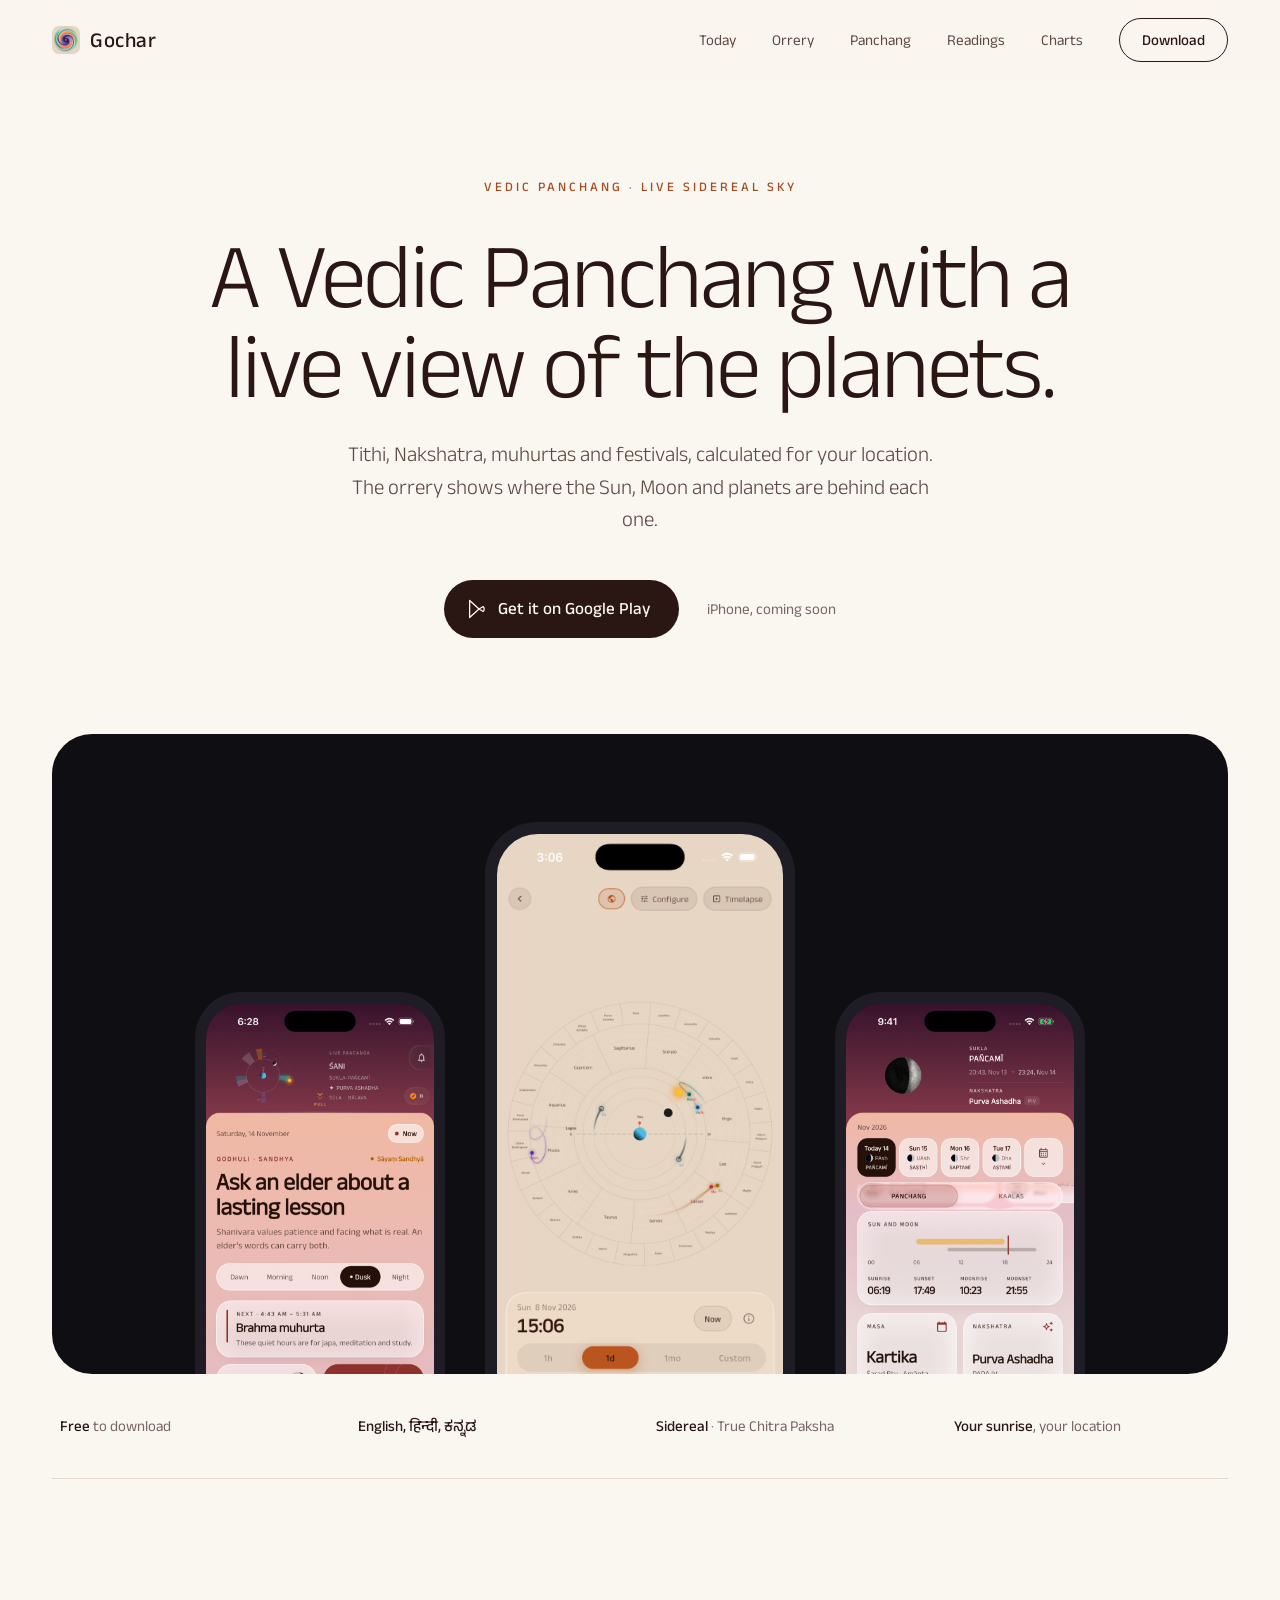
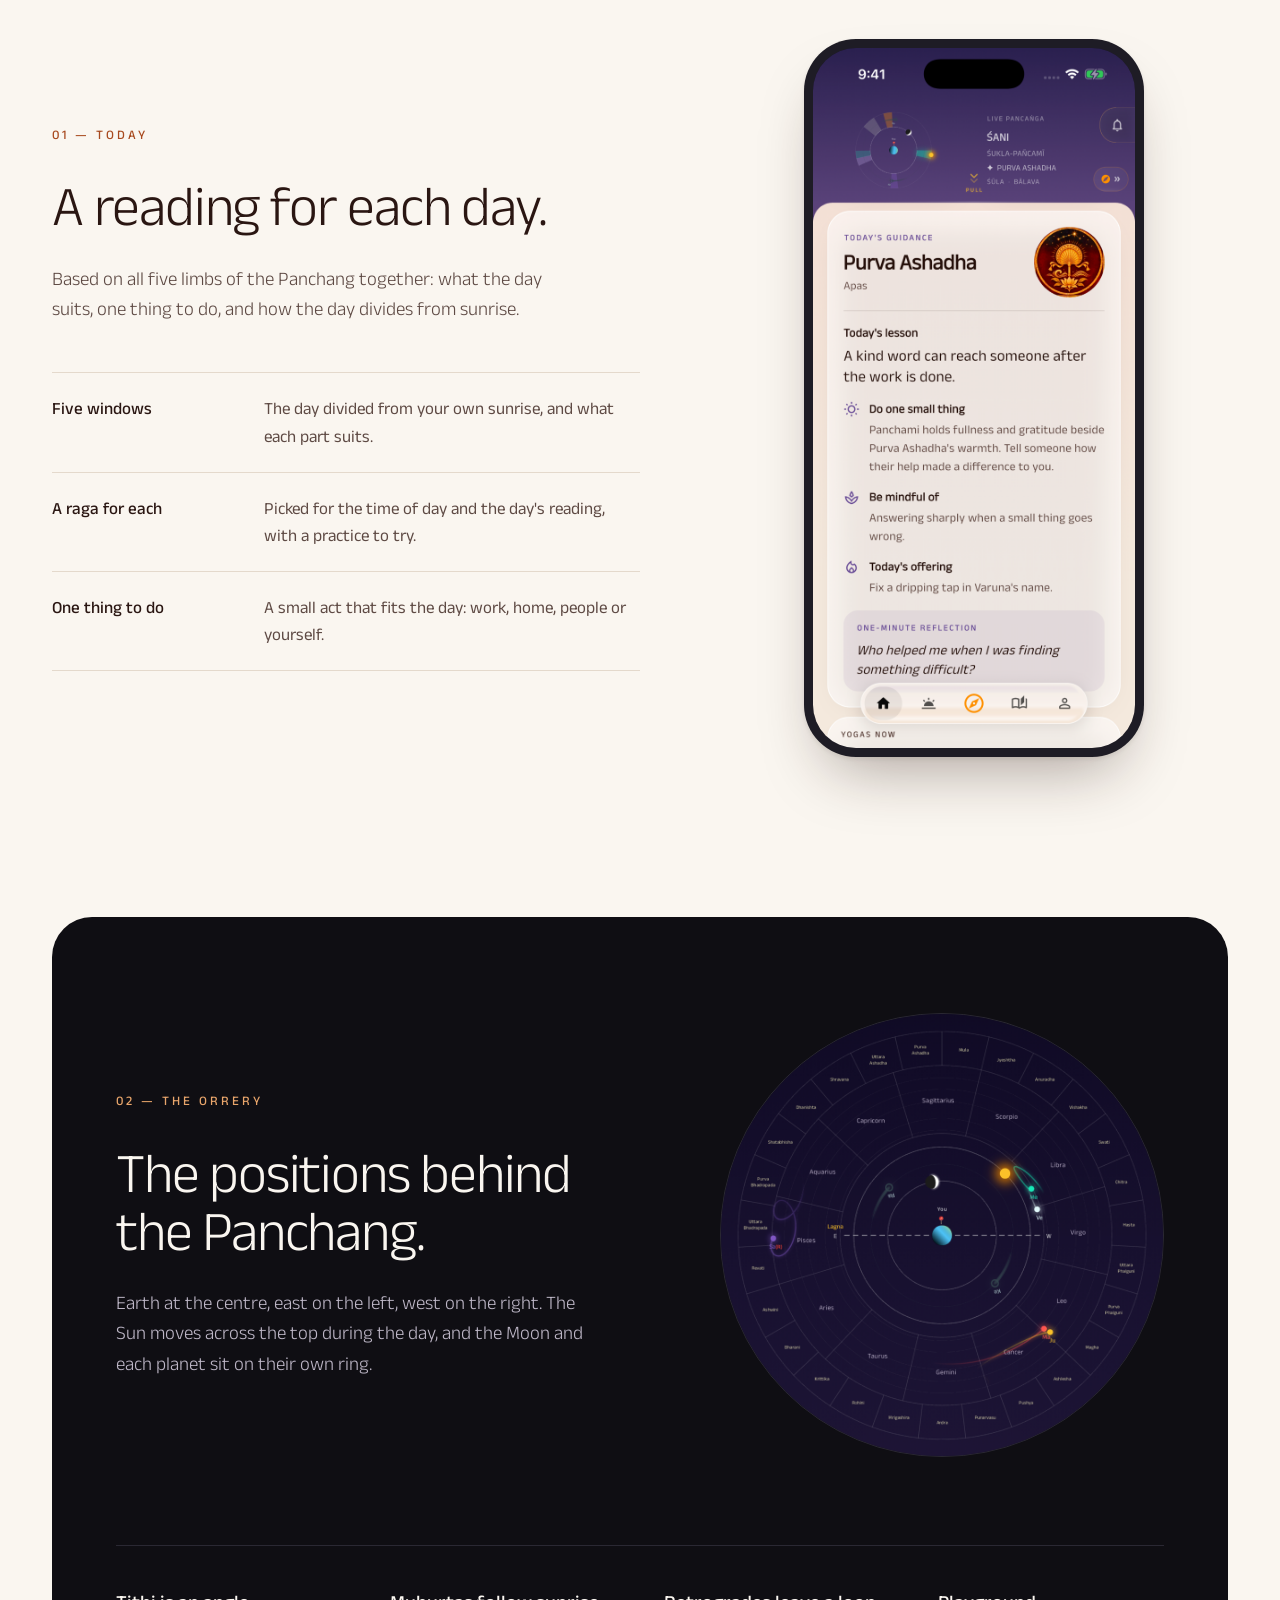
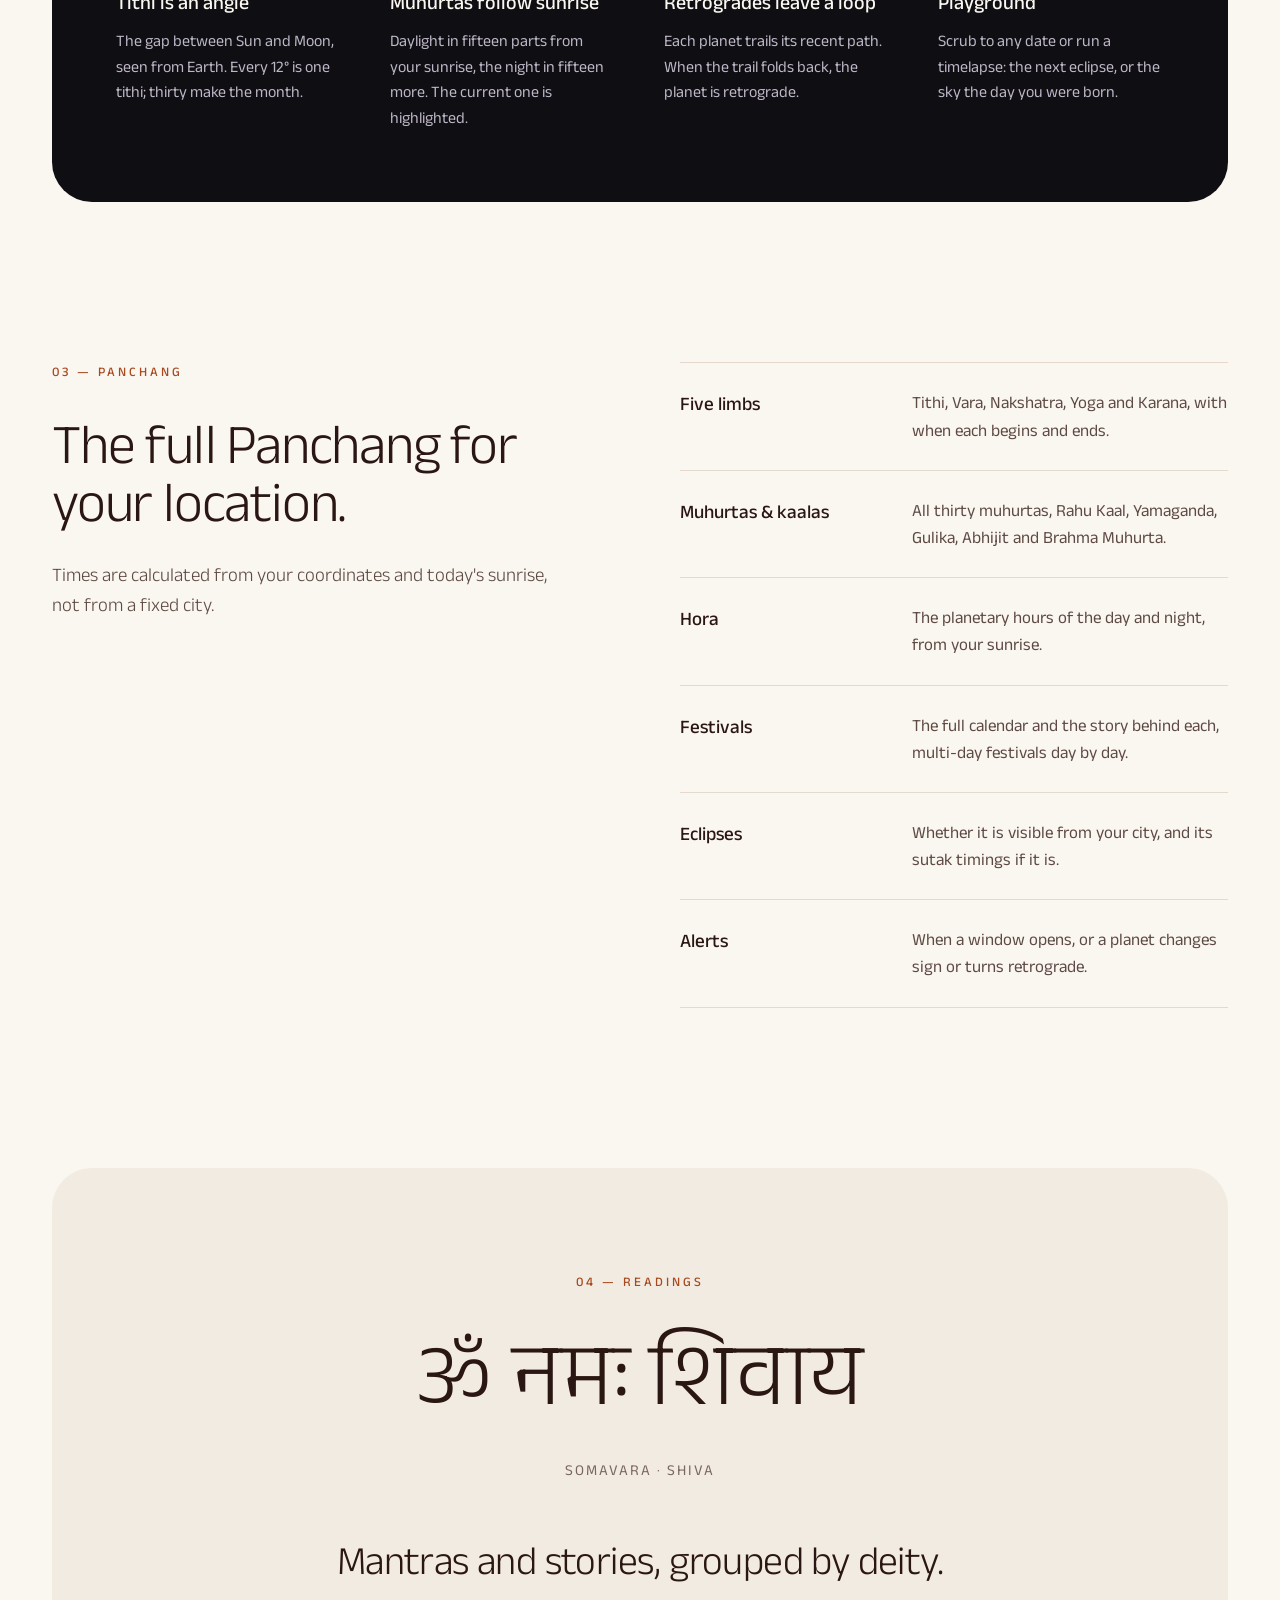
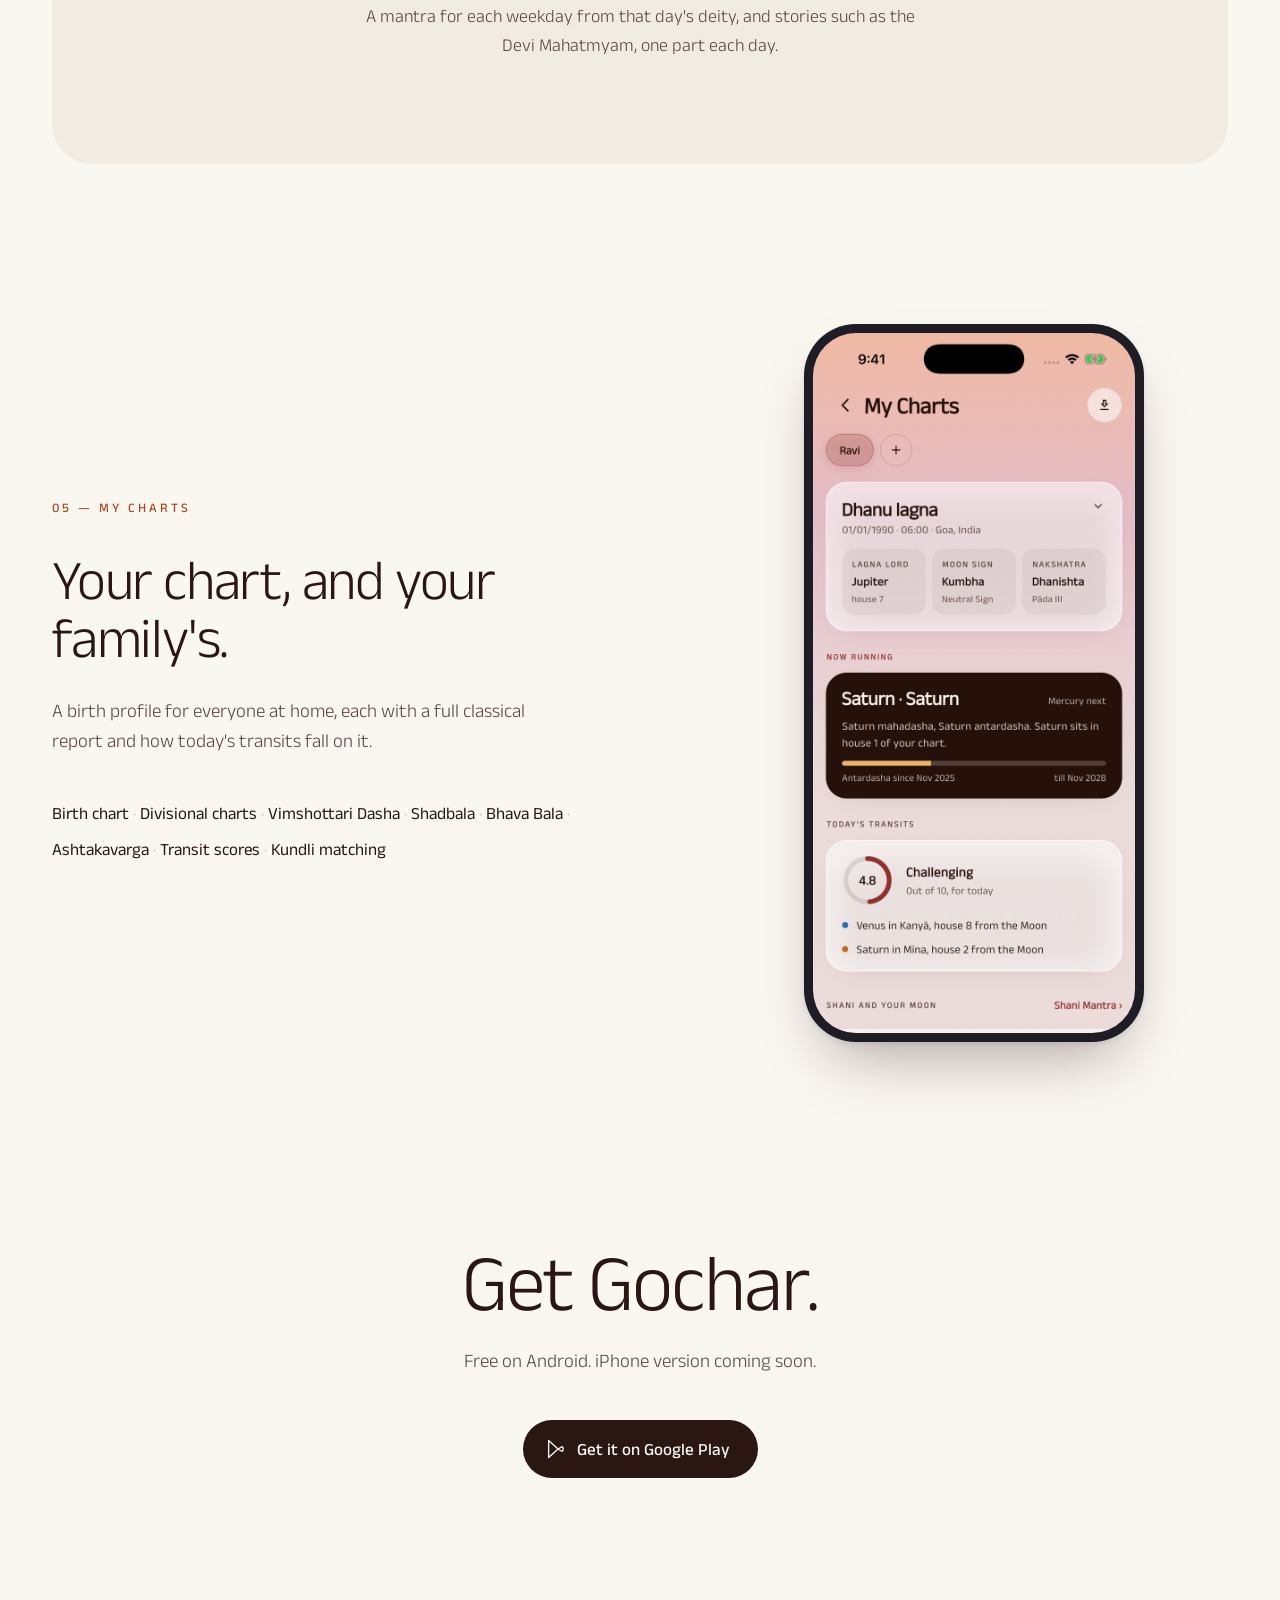
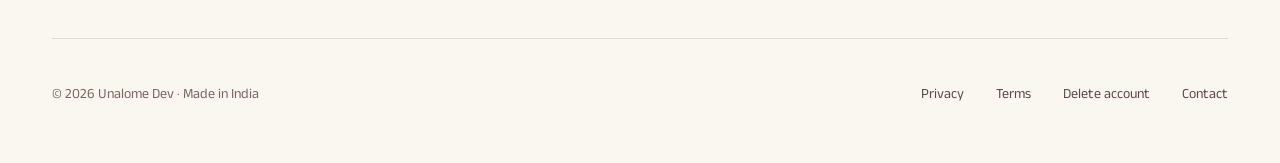
<file: index.html>
<!DOCTYPE html>
<html lang="en">
<head>
  <meta charset="UTF-8" />
  <meta name="viewport" content="width=device-width, initial-scale=1.0" />
  <title>Gochar: Panchang &amp; Kundli app — Tithi, Rahu Kaal, Muhurat</title>
  <meta name="description" content="Daily Panchang for your location: Tithi, Nakshatra, Yoga, Karana, Rahu Kaal, muhurtas, festivals and eclipses, plus birth charts and Kundli matching. Free on Android in English, Hindi and Kannada." />
  <link rel="canonical" href="https://gocharapp.com/" />
  <meta property="og:title" content="Gochar: Panchang &amp; Kundli" />
  <meta property="og:description" content="Tithi, Nakshatra, Rahu Kaal, muhurtas and festivals for your location, with a live view of the Sun, Moon and planets. Free on Android." />
  <meta property="og:type" content="website" />
  <meta property="og:url" content="https://gocharapp.com/" />
  <meta property="og:image" content="https://gocharapp.com/assets/og-image.png" />
  <meta property="og:image:width" content="1200" />
  <meta property="og:image:height" content="630" />
  <meta name="twitter:card" content="summary_large_image" />
  <script type="application/ld+json">
  {
    "@context": "https://schema.org",
    "@type": "MobileApplication",
    "name": "Gochar: Panchang & Kundli",
    "operatingSystem": "Android",
    "applicationCategory": "LifestyleApplication",
    "url": "https://gocharapp.com/",
    "downloadUrl": "https://play.google.com/store/apps/details?id=app.gochar.orrery",
    "installUrl": "https://play.google.com/store/apps/details?id=app.gochar.orrery",
    "inLanguage": ["en", "hi", "kn"],
    "image": "https://gocharapp.com/assets/og-image.png",
    "offers": { "@type": "Offer", "price": "0", "priceCurrency": "INR" },
    "publisher": { "@type": "Organization", "name": "Unalome Dev", "email": "unalome.dev@gmail.com" }
  }
  </script>
  <meta name="theme-color" content="#FAF6F0" />
  <link rel="icon" type="image/png" href="assets/logo/icon-64.png" />
  <link rel="apple-touch-icon" href="assets/logo/icon-180.png" />
  <link rel="preconnect" href="https://fonts.googleapis.com" />
  <link rel="preconnect" href="https://fonts.gstatic.com" crossorigin />
  <link href="https://fonts.googleapis.com/css2?family=Anek+Latin:wght@300;400;500;600&family=Anek+Devanagari:wght@300;400;500&family=Anek+Kannada:wght@400;500&display=swap" rel="stylesheet" />
  <link rel="stylesheet" href="style.css" />
</head>
<body>

  <header class="nav">
    <nav class="wrap nav__inner" aria-label="Main">
      <a href="/" class="nav__logo">
        <img src="assets/logo/icon-64.png" alt="" width="28" height="28" />
        Gochar
      </a>
      <div class="nav__links">
        <a class="nav__link" href="#today">Today</a>
        <a class="nav__link" href="#sky">Orrery</a>
        <a class="nav__link" href="#panchang">Panchang</a>
        <a class="nav__link" href="#readings">Readings</a>
        <a class="nav__link" href="#charts">Charts</a>
        <a class="btn btn--outline" href="https://play.google.com/store/apps/details?id=app.gochar.orrery">Download</a>
      </div>
    </nav>
  </header>

  <main>

    <!-- Hero -->
    <section class="hero wrap" aria-labelledby="hero-title">
      <p class="eyebrow" data-reveal>Vedic Panchang · Live sidereal sky</p>
      <h1 class="hero__title" id="hero-title" data-reveal>A Vedic Panchang with a live view of the planets.</h1>
      <p class="hero__sub" data-reveal>Tithi, Nakshatra, muhurtas and festivals, calculated for your location. The orrery shows where the Sun, Moon and planets are behind each one.</p>
      <div class="hero__actions" data-reveal>
        <a class="btn" href="https://play.google.com/store/apps/details?id=app.gochar.orrery">
          <svg width="18" height="20" viewBox="0 0 22 24" aria-hidden="true"><path d="M2 1.5 L13.5 12 L2 22.5 Z" fill="none" stroke="currentColor" stroke-width="1.6" stroke-linejoin="round"/><path d="M13.5 12 L18.5 9 C20.2 10 20.2 14 18.5 15 Z" fill="none" stroke="currentColor" stroke-width="1.6" stroke-linejoin="round"/></svg>
          Get it on Google Play
        </a>
        <span class="store-note">iPhone, coming soon</span>
      </div>
    </section>

    <!-- App screens -->
    <section class="stage wrap" aria-label="App screens">
      <div class="stage__panel" data-reveal>
        <video class="stage__video" autoplay muted loop playsinline preload="auto" aria-hidden="true" tabindex="-1">
          <source src="assets/video/orrery-timelapse.mp4" type="video/mp4" />
        </video>
        <div class="device device--side">
          <div class="device__screen">
            <div class="shot"><span class="shot__label">Today</span><img src="assets/screenshots/web/today.png" alt="The Today screen" loading="lazy" /></div>
          </div>
        </div>
        <div class="device device--lead">
          <div class="device__screen">
            <div class="shot"><span class="shot__label">Orrery</span><img src="assets/screenshots/web/orrery.png" alt="The orrery: Earth at the centre with the Sun, Moon and planets around it" /></div>
          </div>
        </div>
        <div class="device device--side">
          <div class="device__screen">
            <div class="shot"><span class="shot__label">Panchang</span><img src="assets/screenshots/web/panchang-day.png" alt="The day's Panchang" loading="lazy" /></div>
          </div>
        </div>
      </div>
      <div class="facts">
        <p><strong>Free</strong> to download</p>
        <p><strong>English, हिन्दी, ಕನ್ನಡ</strong></p>
        <p><strong>Sidereal</strong> · True Chitra Paksha</p>
        <p><strong>Your sunrise</strong>, your location</p>
      </div>
    </section>

    <!-- 01 Today -->
    <section class="section wrap" id="today" aria-labelledby="today-title">
      <div class="split">
        <div class="split__text" data-reveal>
          <p class="eyebrow">01 — Today</p>
          <h2 class="display" id="today-title">A reading for each day.</h2>
          <p class="lede">Based on all five limbs of the Panchang together: what the day suits, one thing to do, and how the day divides from sunrise.</p>
          <ul class="rows">
            <li><span class="rows__name">Five windows</span><span class="rows__desc">The day divided from your own sunrise, and what each part suits.</span></li>
            <li><span class="rows__name">A raga for each</span><span class="rows__desc">Picked for the time of day and the day's reading, with a practice to try.</span></li>
            <li><span class="rows__name">One thing to do</span><span class="rows__desc">A small act that fits the day: work, home, people or yourself.</span></li>
          </ul>
        </div>
        <div class="split__media" data-reveal>
          <div class="phone">
            <div class="shot"><span class="shot__label">Day reading</span><img src="assets/screenshots/web/day-quality.png" alt="The day's reading, with its five windows and ragas" loading="lazy" /></div>
          </div>
        </div>
      </div>
    </section>

    <!-- 02 Orrery -->
    <section class="section wrap" id="sky" aria-labelledby="sky-title">
      <div class="night" data-reveal>
        <div class="split">
          <div class="split__text">
            <p class="eyebrow">02 — The orrery</p>
            <h2 class="display" id="sky-title">The positions behind the Panchang.</h2>
            <p class="lede">Earth at the centre, east on the left, west on the right. The Sun moves across the top during the day, and the Moon and each planet sit on their own ring.</p>
          </div>
          <div class="split__media">
            <div class="orb shot"><span class="shot__label">Orrery</span><img src="assets/screenshots/web/orrery-circle.png" alt="Close view of the orrery" loading="lazy" /></div>
          </div>
        </div>
        <div class="ideas">
          <div><h3>Tithi is an angle</h3><p>The gap between Sun and Moon, seen from Earth. Every 12° is one tithi; thirty make the month.</p></div>
          <div><h3>Muhurtas follow sunrise</h3><p>Daylight in fifteen parts from your sunrise, the night in fifteen more. The current one is highlighted.</p></div>
          <div><h3>Retrogrades leave a loop</h3><p>Each planet trails its recent path. When the trail folds back, the planet is retrograde.</p></div>
          <div><h3>Playground</h3><p>Scrub to any date or run a timelapse: the next eclipse, or the sky the day you were born.</p></div>
        </div>
      </div>
    </section>

    <!-- 03 Panchang -->
    <section class="section wrap" id="panchang" aria-labelledby="panchang-title">
      <div class="split split--top">
        <div class="split__text" data-reveal>
          <p class="eyebrow">03 — Panchang</p>
          <h2 class="display" id="panchang-title">The full Panchang for your location.</h2>
          <p class="lede">Times are calculated from your coordinates and today's sunrise, not from a fixed city.</p>
        </div>
        <dl class="rows rows--lg split__text" data-reveal>
          <div><dt>Five limbs</dt><dd>Tithi, Vara, Nakshatra, Yoga and Karana, with when each begins and ends.</dd></div>
          <div><dt>Muhurtas &amp; kaalas</dt><dd>All thirty muhurtas, Rahu Kaal, Yamaganda, Gulika, Abhijit and Brahma Muhurta.</dd></div>
          <div><dt>Hora</dt><dd>The planetary hours of the day and night, from your sunrise.</dd></div>
          <div><dt>Festivals</dt><dd>The full calendar and the story behind each, multi-day festivals day by day.</dd></div>
          <div><dt>Eclipses</dt><dd>Whether it is visible from your city, and its sutak timings if it is.</dd></div>
          <div><dt>Alerts</dt><dd>When a window opens, or a planet changes sign or turns retrograde.</dd></div>
        </dl>
      </div>
    </section>

    <!-- 04 Readings -->
    <section class="section wrap" id="readings" aria-labelledby="readings-title">
      <div class="mantra-panel" data-reveal>
        <p class="eyebrow">04 — Readings</p>
        <p class="mantra" lang="sa">ॐ नमः शिवाय</p>
        <p class="mantra-day">Somavara · Shiva</p>
        <h2 id="readings-title">Mantras and stories, grouped by deity.</h2>
        <p class="lede">A mantra for each weekday from that day's deity, and stories such as the Devi Mahatmyam, one part each day.</p>
      </div>
    </section>

    <!-- 05 Charts -->
    <section class="section wrap" id="charts" aria-labelledby="charts-title">
      <div class="split">
        <div class="split__text" data-reveal>
          <p class="eyebrow">05 — My Charts</p>
          <h2 class="display" id="charts-title">Your chart, and your family's.</h2>
          <p class="lede">A birth profile for everyone at home, each with a full classical report and how today's transits fall on it.</p>
          <p class="inline-list">Birth chart <span>·</span> Divisional charts <span>·</span> Vimshottari Dasha <span>·</span> Shadbala <span>·</span> Bhava Bala <span>·</span> Ashtakavarga <span>·</span> Transit scores <span>·</span> Kundli matching</p>
        </div>
        <div class="split__media" data-reveal>
          <div class="phone">
            <div class="shot"><span class="shot__label">Chart report</span><img src="assets/screenshots/web/charts.png" alt="A birth chart report" loading="lazy" /></div>
          </div>
        </div>
      </div>
    </section>

    <!-- Closing -->
    <section class="closing" aria-labelledby="closing-title">
      <h2 id="closing-title" data-reveal>Get Gochar.</h2>
      <p data-reveal>Free on Android. iPhone version coming soon.</p>
      <a class="btn" href="https://play.google.com/store/apps/details?id=app.gochar.orrery" data-reveal>
        <svg width="18" height="20" viewBox="0 0 22 24" aria-hidden="true"><path d="M2 1.5 L13.5 12 L2 22.5 Z" fill="none" stroke="currentColor" stroke-width="1.6" stroke-linejoin="round"/><path d="M13.5 12 L18.5 9 C20.2 10 20.2 14 18.5 15 Z" fill="none" stroke="currentColor" stroke-width="1.6" stroke-linejoin="round"/></svg>
        Get it on Google Play
      </a>
    </section>

  </main>

  <footer class="wrap">
    <div class="footer__inner">
      <p class="footer__copy">&copy; 2026 Unalome Dev · Made in India</p>
      <nav class="footer__links" aria-label="Footer">
        <a class="footer__link" href="privacy.html">Privacy</a>
        <a class="footer__link" href="terms.html">Terms</a>
        <a class="footer__link" href="delete-account.html">Delete account</a>
        <a class="footer__link" href="mailto:unalome.dev@gmail.com">Contact</a>
      </nav>
    </div>
  </footer>

  <script src="script.js"></script>
</body>
</html>
</file>
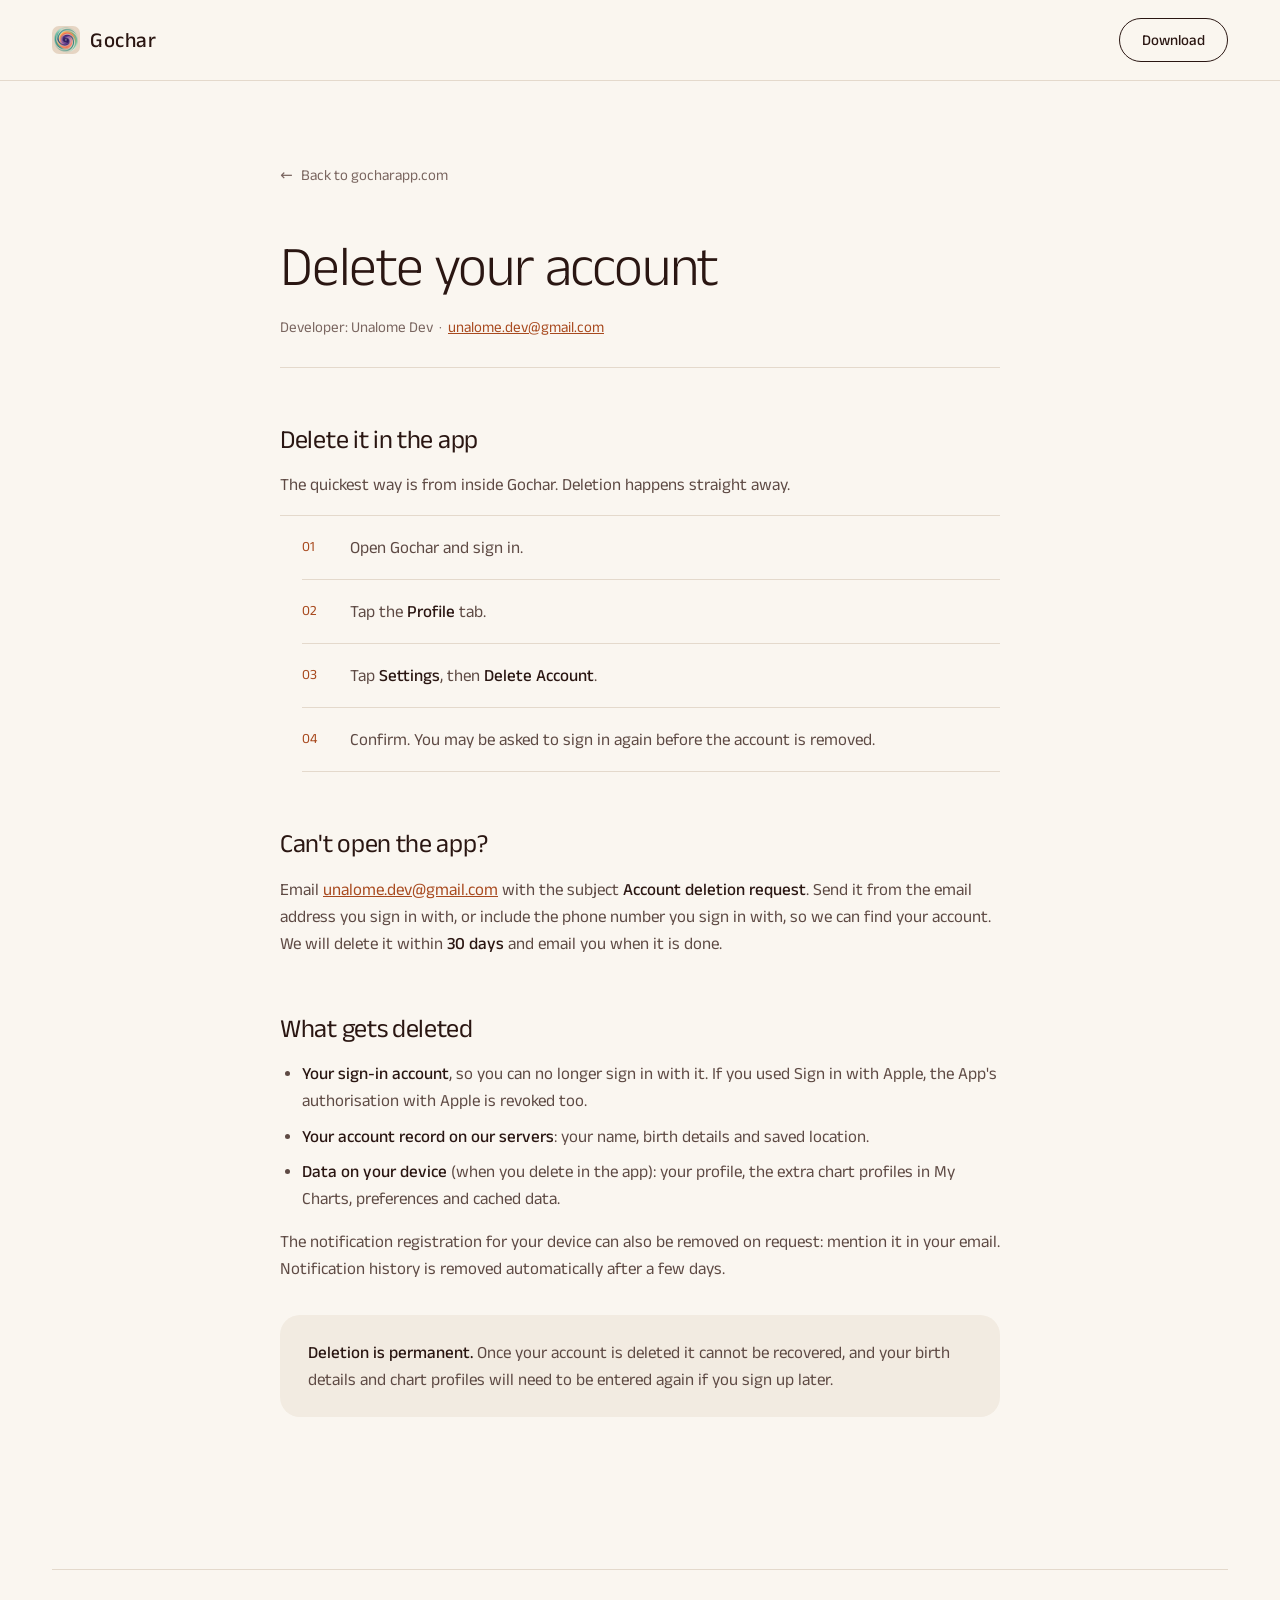
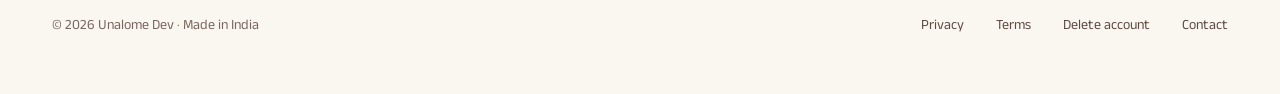
<file: delete-account.html>
<!DOCTYPE html>
<html lang="en">
<head>
  <meta charset="UTF-8" />
  <meta name="viewport" content="width=device-width, initial-scale=1.0" />
  <title>Delete Your Account — Gochar</title>
  <link rel="canonical" href="https://gocharapp.com/delete-account.html" />
  <meta name="description" content="How to delete your Gochar account and the data stored with it." />
  <meta name="theme-color" content="#FAF6F0" />
  <link rel="icon" type="image/png" href="assets/logo/icon-64.png" />
  <link rel="preconnect" href="https://fonts.googleapis.com" />
  <link rel="preconnect" href="https://fonts.gstatic.com" crossorigin />
  <link href="https://fonts.googleapis.com/css2?family=Anek+Latin:wght@300;400;500;600&display=swap" rel="stylesheet" />
  <link rel="stylesheet" href="style.css" />
</head>
<body>

  <header class="nav scrolled">
    <nav class="wrap nav__inner" aria-label="Main">
      <a href="/" class="nav__logo">
        <img src="assets/logo/icon-64.png" alt="" width="28" height="28" />
        Gochar
      </a>
      <div class="nav__links">
        <a class="btn btn--outline" href="https://play.google.com/store/apps/details?id=app.gochar.orrery">Download</a>
      </div>
    </nav>
  </header>

  <main class="legal-page">
    <div class="wrap">
      <article>
        <a href="/" class="legal-back">Back to gocharapp.com</a>

        <h1>Delete your account</h1>
        <div class="legal-meta">
          Developer: Unalome Dev &nbsp;&middot;&nbsp;
          <a href="mailto:unalome.dev@gmail.com">unalome.dev@gmail.com</a>
        </div>

        <h2>Delete it in the app</h2>
        <p>The quickest way is from inside Gochar. Deletion happens straight away.</p>
        <ol class="steps">
          <li><span>Open Gochar and sign in.</span></li>
          <li><span>Tap the <strong>Profile</strong> tab.</span></li>
          <li><span>Tap <strong>Settings</strong>, then <strong>Delete Account</strong>.</span></li>
          <li><span>Confirm. You may be asked to sign in again before the account is removed.</span></li>
        </ol>

        <h2>Can't open the app?</h2>
        <p>Email <a href="mailto:unalome.dev@gmail.com?subject=Account%20deletion%20request">unalome.dev@gmail.com</a> with the subject <strong>Account deletion request</strong>. Send it from the email address you sign in with, or include the phone number you sign in with, so we can find your account. We will delete it within <strong>30 days</strong> and email you when it is done.</p>

        <h2>What gets deleted</h2>
        <ul>
          <li><strong>Your sign-in account</strong>, so you can no longer sign in with it. If you used Sign in with Apple, the App's authorisation with Apple is revoked too.</li>
          <li><strong>Your account record on our servers</strong>: your name, birth details and saved location.</li>
          <li><strong>Data on your device</strong> (when you delete in the app): your profile, the extra chart profiles in My Charts, preferences and cached data.</li>
        </ul>
        <p>The notification registration for your device can also be removed on request: mention it in your email. Notification history is removed automatically after a few days.</p>

        <div class="notice">
          <p><strong>Deletion is permanent.</strong> Once your account is deleted it cannot be recovered, and your birth details and chart profiles will need to be entered again if you sign up later.</p>
        </div>
      </article>
    </div>
  </main>

  <footer class="wrap">
    <div class="footer__inner">
      <p class="footer__copy">&copy; 2026 Unalome Dev · Made in India</p>
      <nav class="footer__links" aria-label="Footer">
        <a class="footer__link" href="privacy.html">Privacy</a>
        <a class="footer__link" href="terms.html">Terms</a>
        <a class="footer__link" href="delete-account.html">Delete account</a>
        <a class="footer__link" href="mailto:unalome.dev@gmail.com">Contact</a>
      </nav>
    </div>
  </footer>

</body>
</html>
</file>
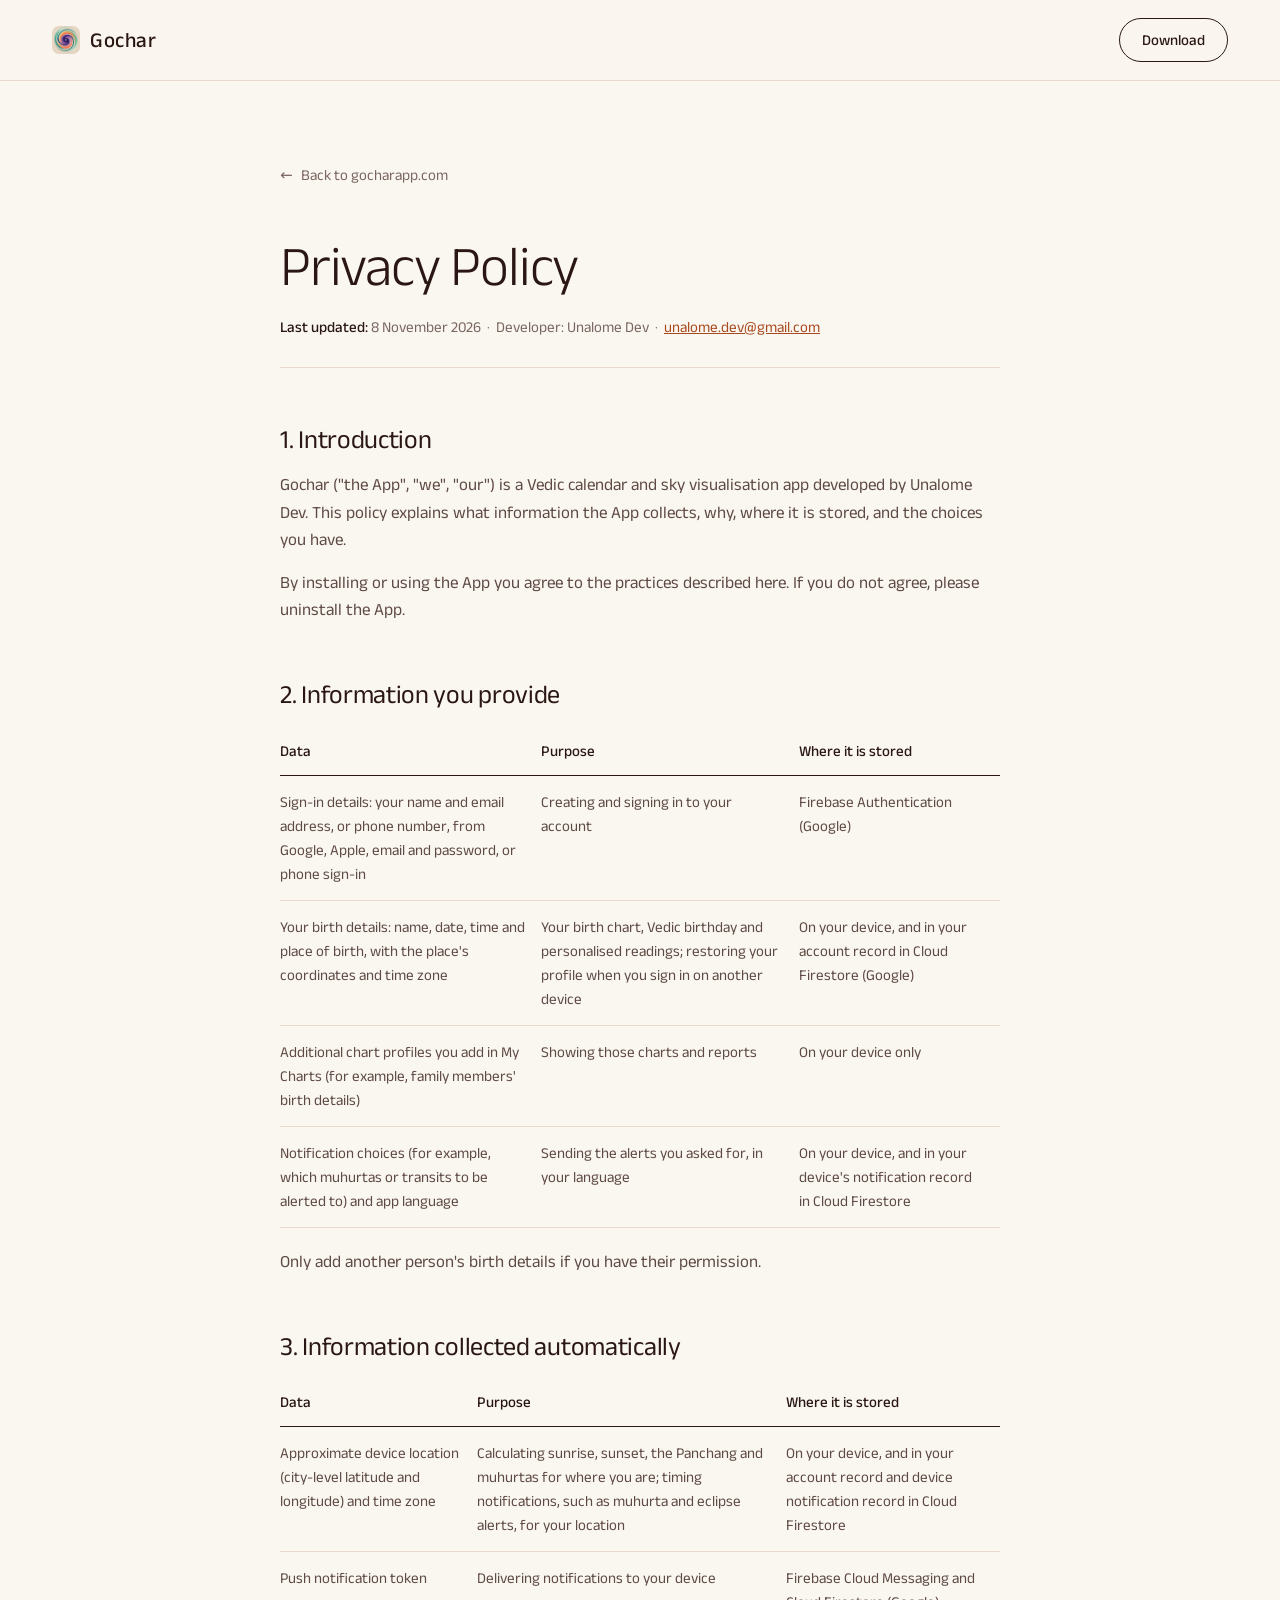
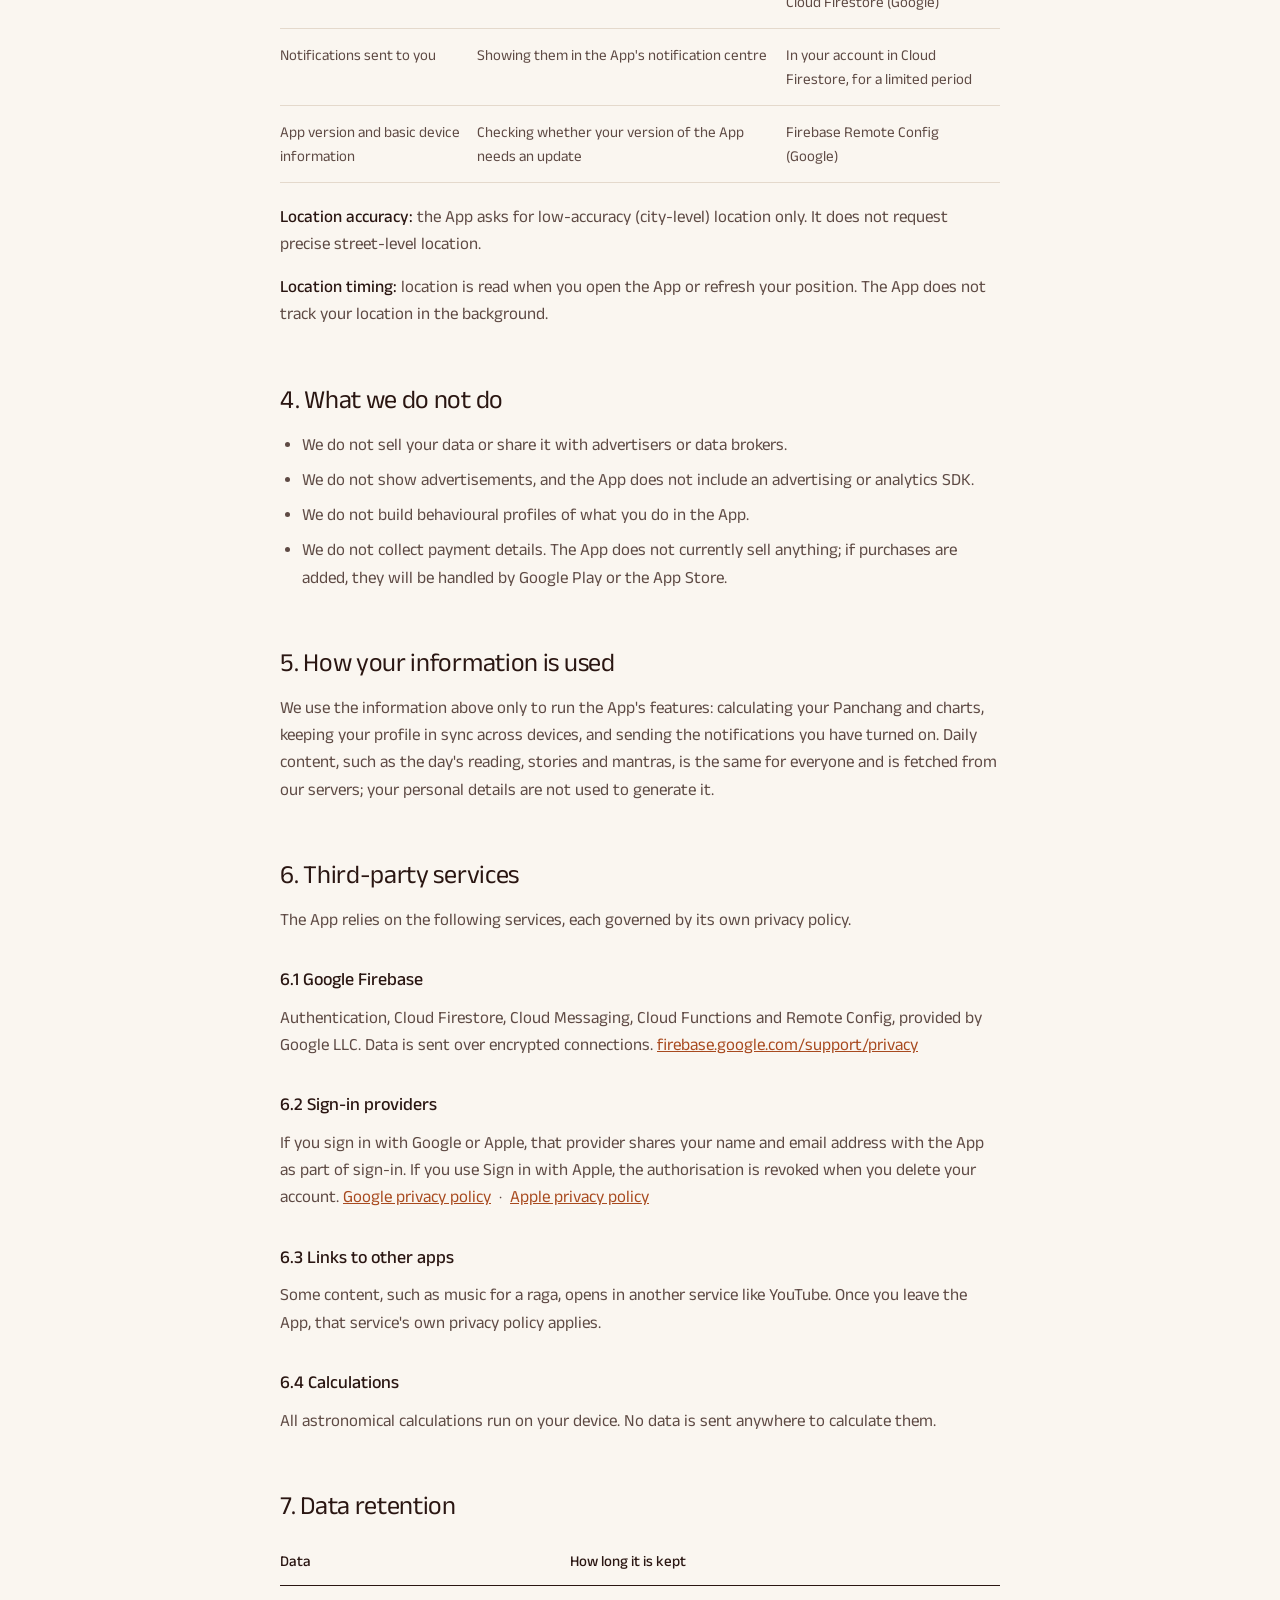
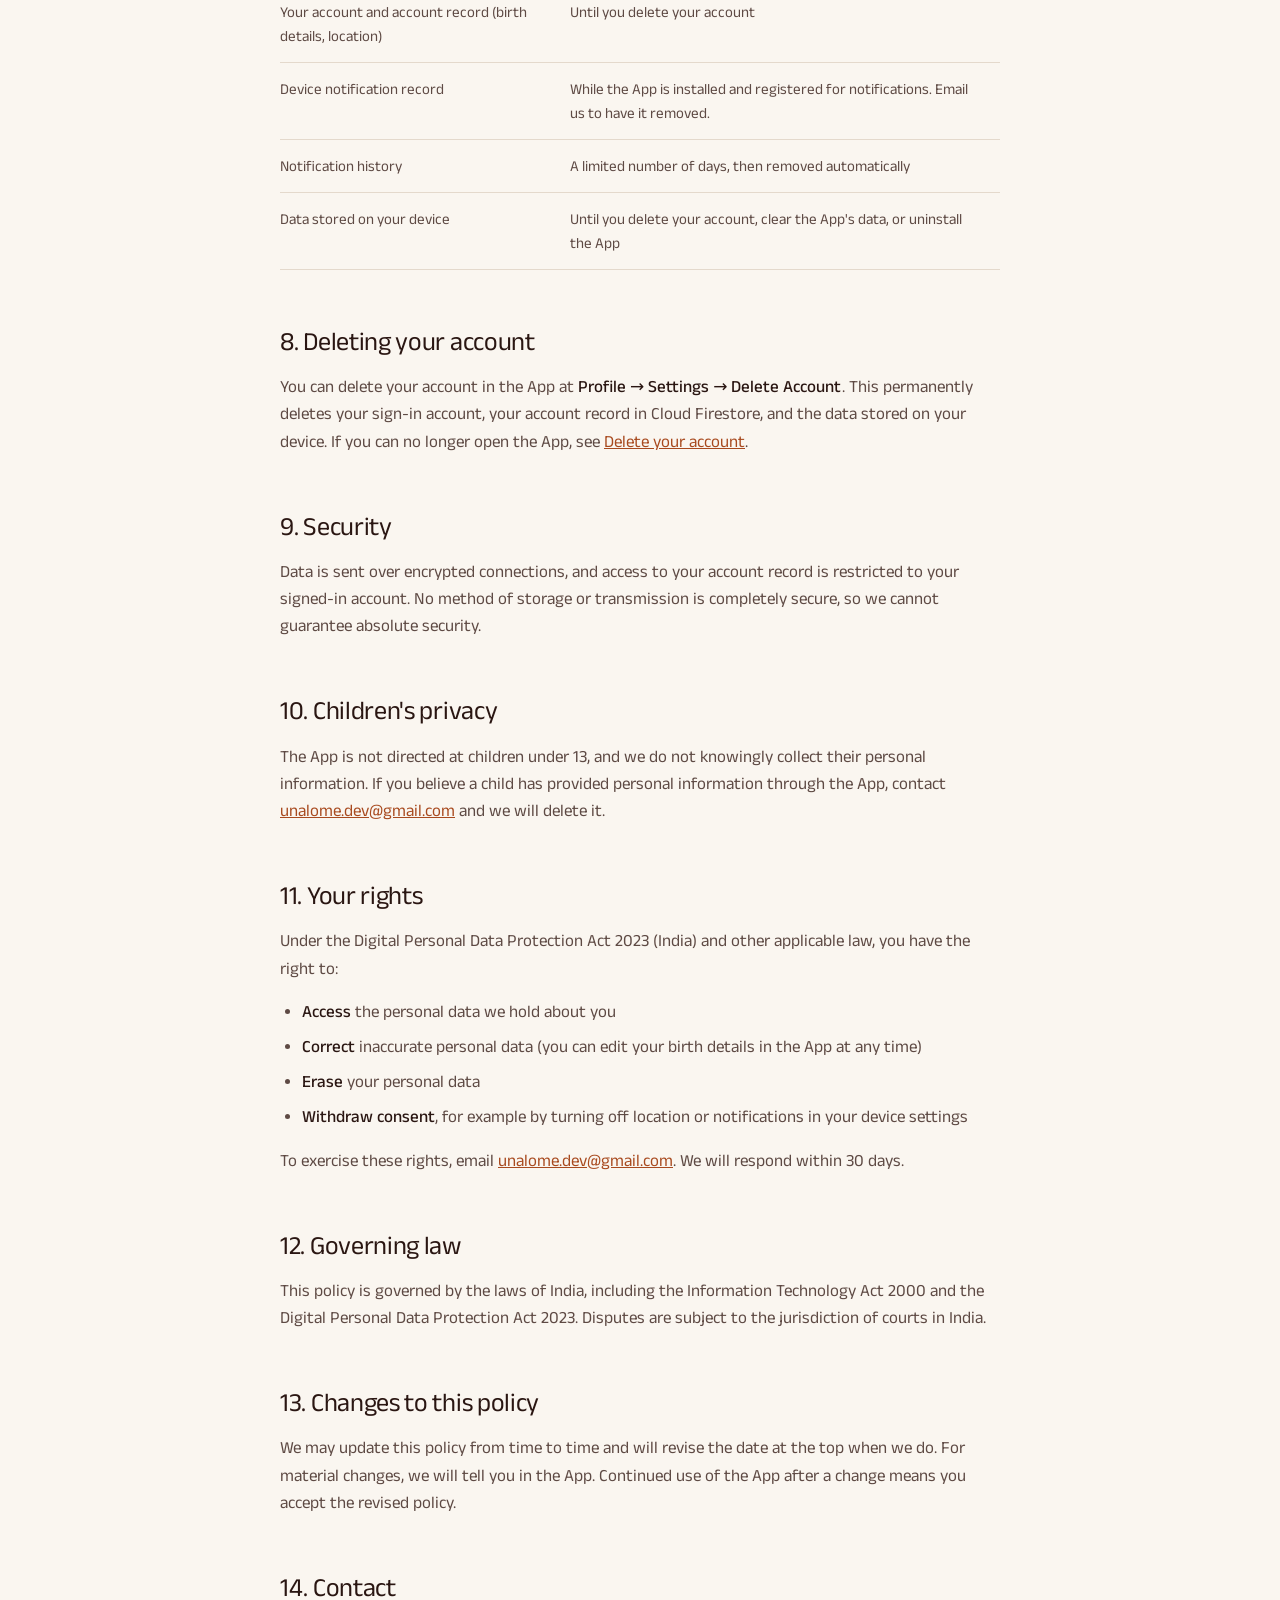
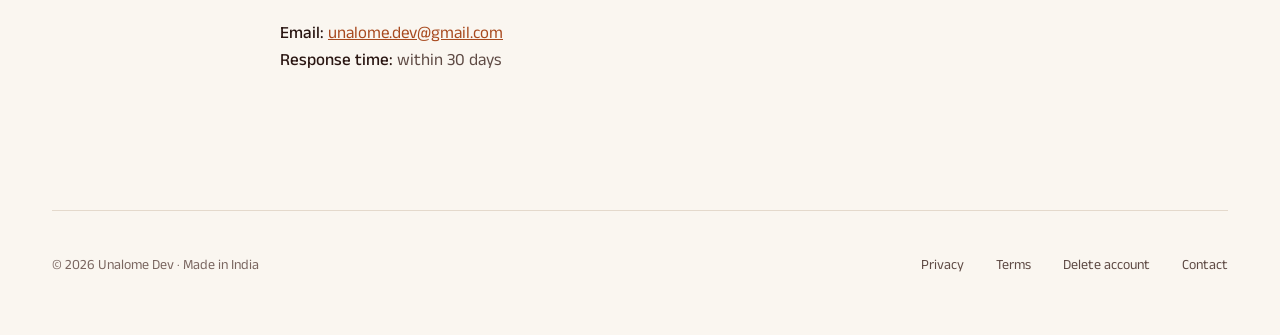
<file: privacy.html>
<!DOCTYPE html>
<html lang="en">
<head>
  <meta charset="UTF-8" />
  <meta name="viewport" content="width=device-width, initial-scale=1.0" />
  <title>Privacy Policy — Gochar</title>
  <link rel="canonical" href="https://gocharapp.com/privacy.html" />
  <meta name="description" content="How the Gochar app collects, uses and stores your information." />
  <meta name="theme-color" content="#FAF6F0" />
  <link rel="icon" type="image/png" href="assets/logo/icon-64.png" />
  <link rel="preconnect" href="https://fonts.googleapis.com" />
  <link rel="preconnect" href="https://fonts.gstatic.com" crossorigin />
  <link href="https://fonts.googleapis.com/css2?family=Anek+Latin:wght@300;400;500;600&display=swap" rel="stylesheet" />
  <link rel="stylesheet" href="style.css" />
</head>
<body>

  <header class="nav scrolled">
    <nav class="wrap nav__inner" aria-label="Main">
      <a href="/" class="nav__logo">
        <img src="assets/logo/icon-64.png" alt="" width="28" height="28" />
        Gochar
      </a>
      <div class="nav__links">
        <a class="btn btn--outline" href="https://play.google.com/store/apps/details?id=app.gochar.orrery">Download</a>
      </div>
    </nav>
  </header>

  <main class="legal-page">
    <div class="wrap">
      <article>
        <a href="/" class="legal-back">Back to gocharapp.com</a>

        <h1>Privacy Policy</h1>
        <div class="legal-meta">
          <strong>Last updated:</strong> 8 November 2026 &nbsp;&middot;&nbsp;
          Developer: Unalome Dev &nbsp;&middot;&nbsp;
          <a href="mailto:unalome.dev@gmail.com">unalome.dev@gmail.com</a>
        </div>

        <h2>1. Introduction</h2>
        <p>Gochar ("the App", "we", "our") is a Vedic calendar and sky visualisation app developed by Unalome Dev. This policy explains what information the App collects, why, where it is stored, and the choices you have.</p>
        <p>By installing or using the App you agree to the practices described here. If you do not agree, please uninstall the App.</p>

        <h2>2. Information you provide</h2>
        <div class="table-wrap">
          <table>
            <thead><tr><th>Data</th><th>Purpose</th><th>Where it is stored</th></tr></thead>
            <tbody>
              <tr><td>Sign-in details: your name and email address, or phone number, from Google, Apple, email and password, or phone sign-in</td><td>Creating and signing in to your account</td><td>Firebase Authentication (Google)</td></tr>
              <tr><td>Your birth details: name, date, time and place of birth, with the place's coordinates and time zone</td><td>Your birth chart, Vedic birthday and personalised readings; restoring your profile when you sign in on another device</td><td>On your device, and in your account record in Cloud Firestore (Google)</td></tr>
              <tr><td>Additional chart profiles you add in My Charts (for example, family members' birth details)</td><td>Showing those charts and reports</td><td>On your device only</td></tr>
              <tr><td>Notification choices (for example, which muhurtas or transits to be alerted to) and app language</td><td>Sending the alerts you asked for, in your language</td><td>On your device, and in your device's notification record in Cloud Firestore</td></tr>
            </tbody>
          </table>
        </div>
        <p>Only add another person's birth details if you have their permission.</p>

        <h2>3. Information collected automatically</h2>
        <div class="table-wrap">
          <table>
            <thead><tr><th>Data</th><th>Purpose</th><th>Where it is stored</th></tr></thead>
            <tbody>
              <tr><td>Approximate device location (city-level latitude and longitude) and time zone</td><td>Calculating sunrise, sunset, the Panchang and muhurtas for where you are; timing notifications, such as muhurta and eclipse alerts, for your location</td><td>On your device, and in your account record and device notification record in Cloud Firestore</td></tr>
              <tr><td>Push notification token</td><td>Delivering notifications to your device</td><td>Firebase Cloud Messaging and Cloud Firestore (Google)</td></tr>
              <tr><td>Notifications sent to you</td><td>Showing them in the App's notification centre</td><td>In your account in Cloud Firestore, for a limited period</td></tr>
              <tr><td>App version and basic device information</td><td>Checking whether your version of the App needs an update</td><td>Firebase Remote Config (Google)</td></tr>
            </tbody>
          </table>
        </div>
        <p><strong>Location accuracy:</strong> the App asks for low-accuracy (city-level) location only. It does not request precise street-level location.</p>
        <p><strong>Location timing:</strong> location is read when you open the App or refresh your position. The App does not track your location in the background.</p>

        <h2>4. What we do not do</h2>
        <ul>
          <li>We do not sell your data or share it with advertisers or data brokers.</li>
          <li>We do not show advertisements, and the App does not include an advertising or analytics SDK.</li>
          <li>We do not build behavioural profiles of what you do in the App.</li>
          <li>We do not collect payment details. The App does not currently sell anything; if purchases are added, they will be handled by Google Play or the App Store.</li>
        </ul>

        <h2>5. How your information is used</h2>
        <p>We use the information above only to run the App's features: calculating your Panchang and charts, keeping your profile in sync across devices, and sending the notifications you have turned on. Daily content, such as the day's reading, stories and mantras, is the same for everyone and is fetched from our servers; your personal details are not used to generate it.</p>

        <h2>6. Third-party services</h2>
        <p>The App relies on the following services, each governed by its own privacy policy.</p>
        <h3>6.1 Google Firebase</h3>
        <p>Authentication, Cloud Firestore, Cloud Messaging, Cloud Functions and Remote Config, provided by Google LLC. Data is sent over encrypted connections. <a href="https://firebase.google.com/support/privacy" rel="noopener">firebase.google.com/support/privacy</a></p>
        <h3>6.2 Sign-in providers</h3>
        <p>If you sign in with Google or Apple, that provider shares your name and email address with the App as part of sign-in. If you use Sign in with Apple, the authorisation is revoked when you delete your account. <a href="https://policies.google.com/privacy" rel="noopener">Google privacy policy</a> &nbsp;&middot;&nbsp; <a href="https://www.apple.com/legal/privacy/" rel="noopener">Apple privacy policy</a></p>
        <h3>6.3 Links to other apps</h3>
        <p>Some content, such as music for a raga, opens in another service like YouTube. Once you leave the App, that service's own privacy policy applies.</p>
        <h3>6.4 Calculations</h3>
        <p>All astronomical calculations run on your device. No data is sent anywhere to calculate them.</p>

        <h2>7. Data retention</h2>
        <div class="table-wrap">
          <table>
            <thead><tr><th>Data</th><th>How long it is kept</th></tr></thead>
            <tbody>
              <tr><td>Your account and account record (birth details, location)</td><td>Until you delete your account</td></tr>
              <tr><td>Device notification record</td><td>While the App is installed and registered for notifications. Email us to have it removed.</td></tr>
              <tr><td>Notification history</td><td>A limited number of days, then removed automatically</td></tr>
              <tr><td>Data stored on your device</td><td>Until you delete your account, clear the App's data, or uninstall the App</td></tr>
            </tbody>
          </table>
        </div>

        <h2>8. Deleting your account</h2>
        <p>You can delete your account in the App at <strong>Profile &rarr; Settings &rarr; Delete Account</strong>. This permanently deletes your sign-in account, your account record in Cloud Firestore, and the data stored on your device. If you can no longer open the App, see <a href="delete-account.html">Delete your account</a>.</p>

        <h2>9. Security</h2>
        <p>Data is sent over encrypted connections, and access to your account record is restricted to your signed-in account. No method of storage or transmission is completely secure, so we cannot guarantee absolute security.</p>

        <h2>10. Children's privacy</h2>
        <p>The App is not directed at children under 13, and we do not knowingly collect their personal information. If you believe a child has provided personal information through the App, contact <a href="mailto:unalome.dev@gmail.com">unalome.dev@gmail.com</a> and we will delete it.</p>

        <h2>11. Your rights</h2>
        <p>Under the Digital Personal Data Protection Act 2023 (India) and other applicable law, you have the right to:</p>
        <ul>
          <li><strong>Access</strong> the personal data we hold about you</li>
          <li><strong>Correct</strong> inaccurate personal data (you can edit your birth details in the App at any time)</li>
          <li><strong>Erase</strong> your personal data</li>
          <li><strong>Withdraw consent</strong>, for example by turning off location or notifications in your device settings</li>
        </ul>
        <p>To exercise these rights, email <a href="mailto:unalome.dev@gmail.com">unalome.dev@gmail.com</a>. We will respond within 30 days.</p>

        <h2>12. Governing law</h2>
        <p>This policy is governed by the laws of India, including the Information Technology Act 2000 and the Digital Personal Data Protection Act 2023. Disputes are subject to the jurisdiction of courts in India.</p>

        <h2>13. Changes to this policy</h2>
        <p>We may update this policy from time to time and will revise the date at the top when we do. For material changes, we will tell you in the App. Continued use of the App after a change means you accept the revised policy.</p>

        <h2>14. Contact</h2>
        <p><strong>Email:</strong> <a href="mailto:unalome.dev@gmail.com">unalome.dev@gmail.com</a><br>
        <strong>Response time:</strong> within 30 days</p>
      </article>
    </div>
  </main>

  <footer class="wrap">
    <div class="footer__inner">
      <p class="footer__copy">&copy; 2026 Unalome Dev · Made in India</p>
      <nav class="footer__links" aria-label="Footer">
        <a class="footer__link" href="privacy.html">Privacy</a>
        <a class="footer__link" href="terms.html">Terms</a>
        <a class="footer__link" href="delete-account.html">Delete account</a>
        <a class="footer__link" href="mailto:unalome.dev@gmail.com">Contact</a>
      </nav>
    </div>
  </footer>

</body>
</html>
</file>
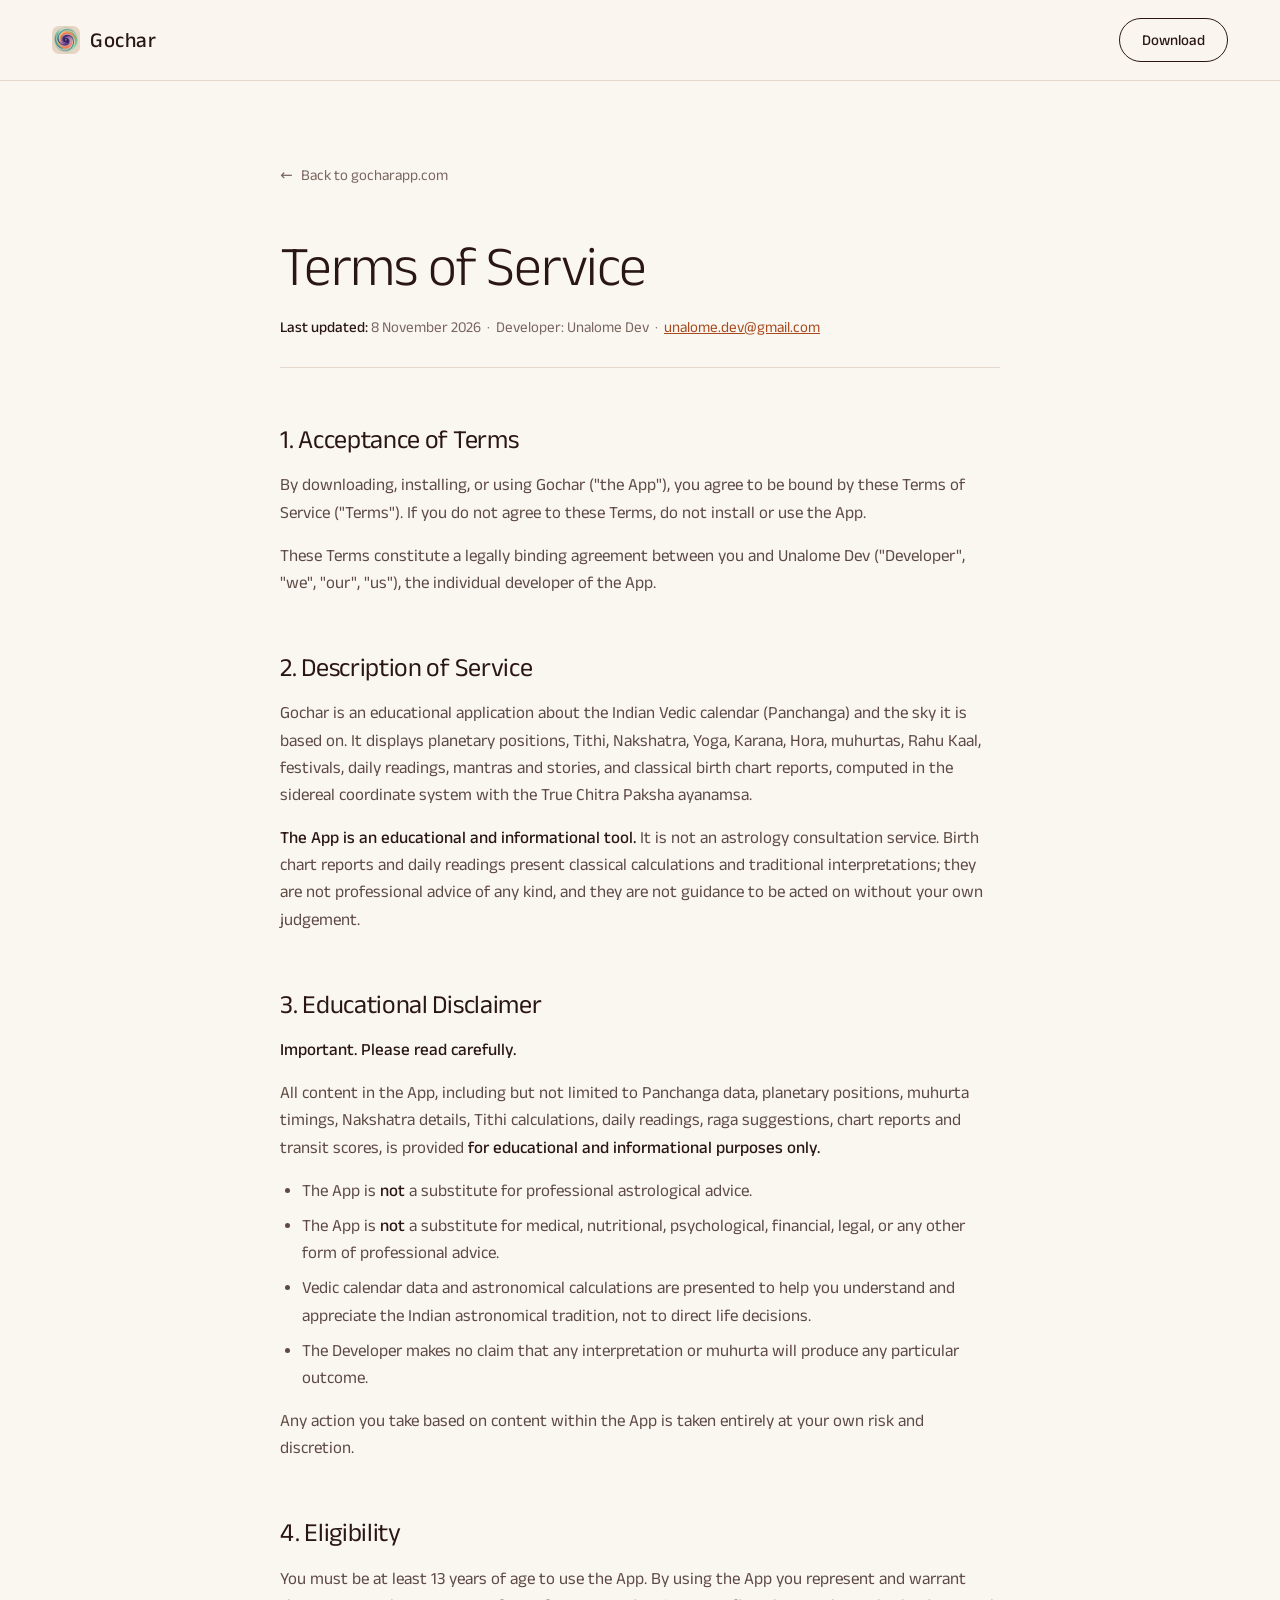
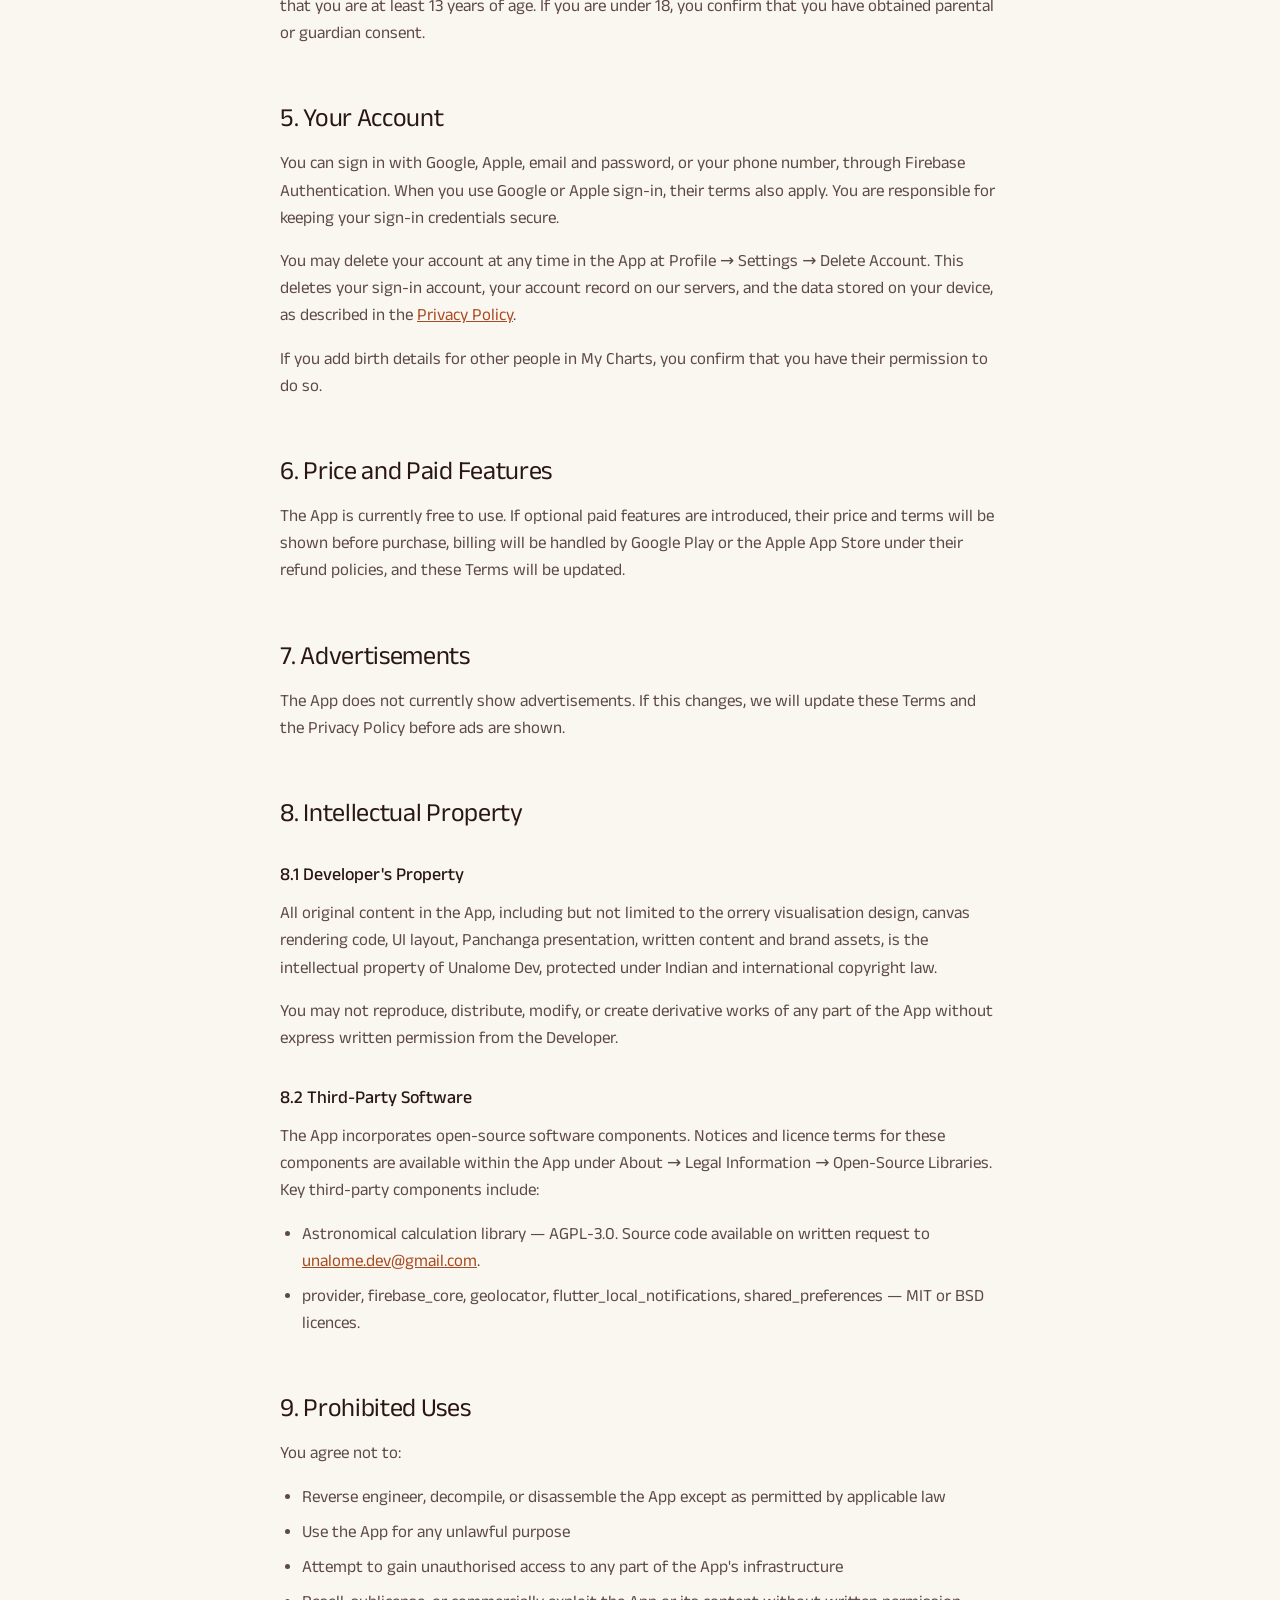
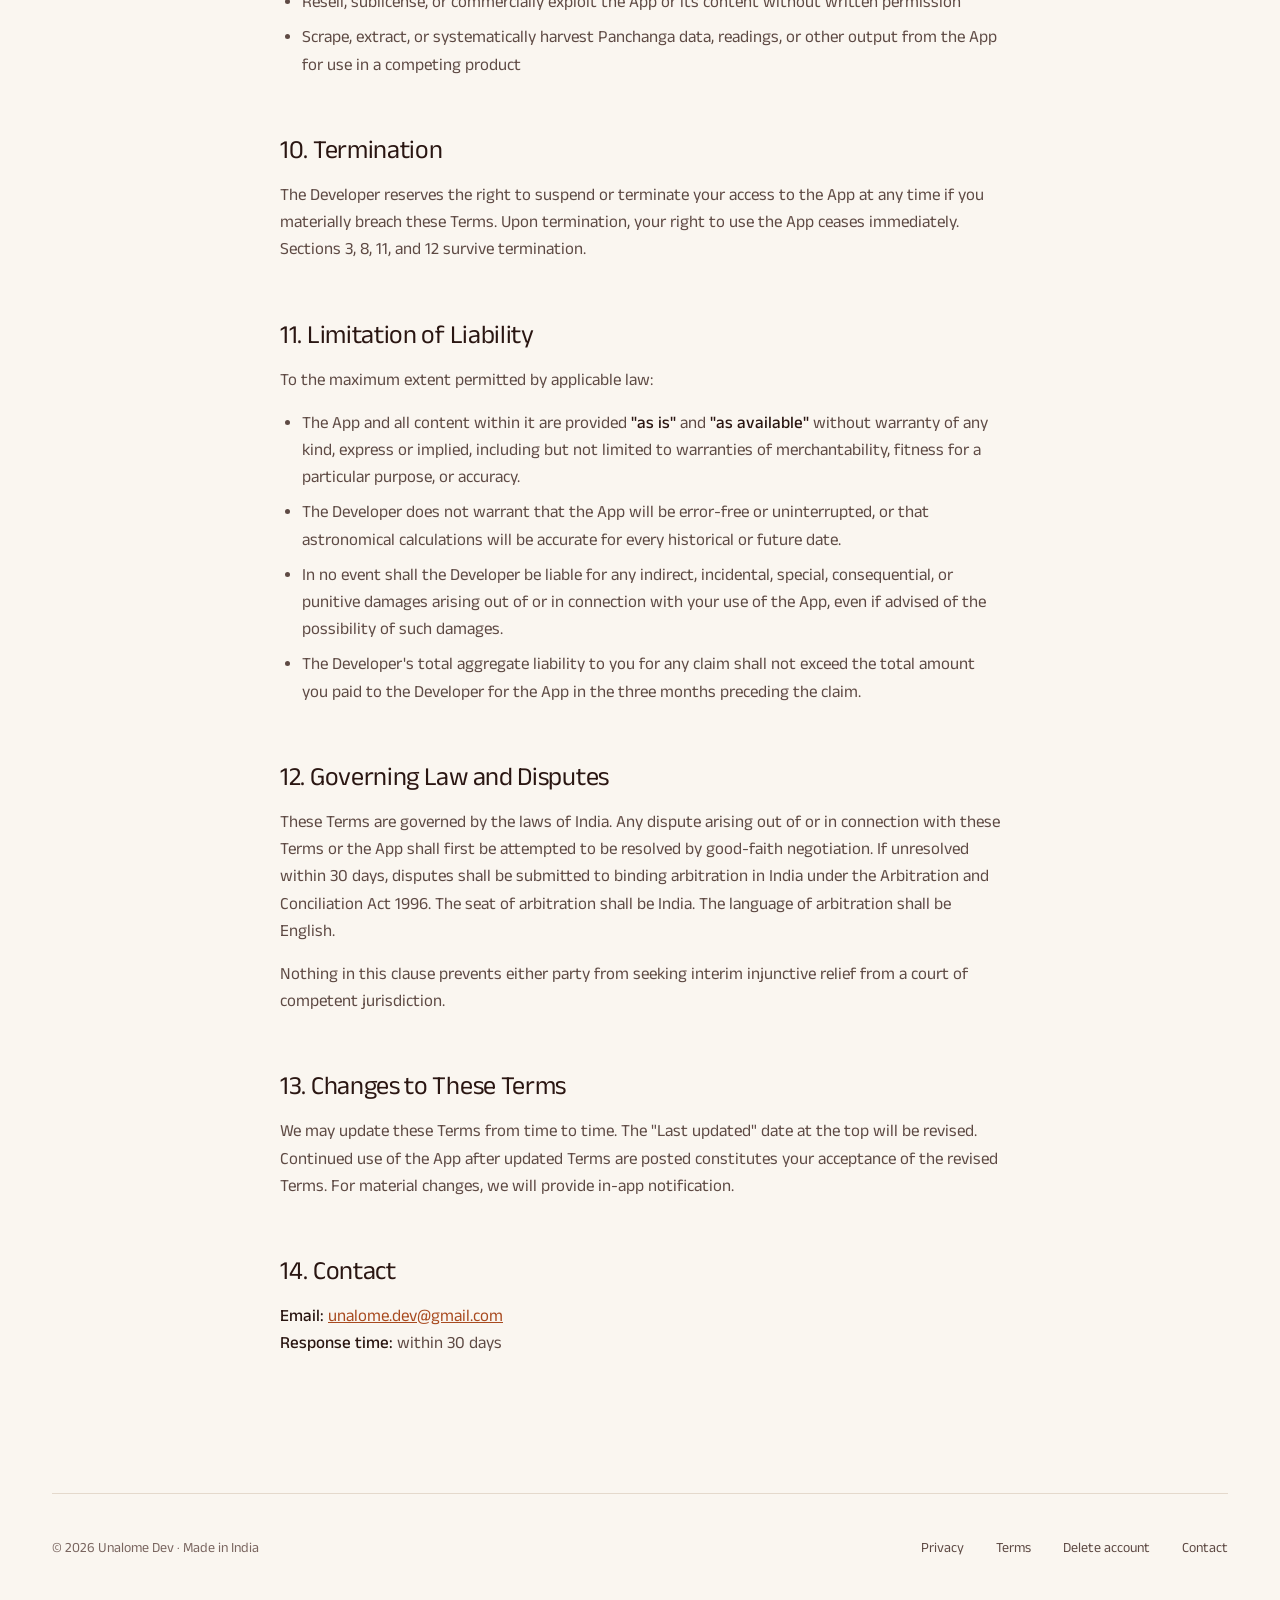
<file: terms.html>
<!DOCTYPE html>
<html lang="en">
<head>
  <meta charset="UTF-8" />
  <meta name="viewport" content="width=device-width, initial-scale=1.0" />
  <title>Terms of Service — Gochar</title>
  <link rel="canonical" href="https://gocharapp.com/terms.html" />
  <meta name="description" content="Terms of Service for the Gochar app." />
  <meta name="theme-color" content="#FAF6F0" />
  <link rel="icon" type="image/png" href="assets/logo/icon-64.png" />
  <link rel="preconnect" href="https://fonts.googleapis.com" />
  <link rel="preconnect" href="https://fonts.gstatic.com" crossorigin />
  <link href="https://fonts.googleapis.com/css2?family=Anek+Latin:wght@300;400;500;600&display=swap" rel="stylesheet" />
  <link rel="stylesheet" href="style.css" />
</head>
<body>

  <header class="nav scrolled">
    <nav class="wrap nav__inner" aria-label="Main">
      <a href="/" class="nav__logo">
        <img src="assets/logo/icon-64.png" alt="" width="28" height="28" />
        Gochar
      </a>
      <div class="nav__links">
        <a class="btn btn--outline" href="https://play.google.com/store/apps/details?id=app.gochar.orrery">Download</a>
      </div>
    </nav>
  </header>

  <main class="legal-page">
    <div class="wrap">
      <article>
        <a href="/" class="legal-back">Back to gocharapp.com</a>

        <h1>Terms of Service</h1>
        <div class="legal-meta">
          <strong>Last updated:</strong> 8 November 2026 &nbsp;&middot;&nbsp;
          Developer: Unalome Dev &nbsp;&middot;&nbsp;
          <a href="mailto:unalome.dev@gmail.com">unalome.dev@gmail.com</a>
        </div>

        <h2>1. Acceptance of Terms</h2>
        <p>By downloading, installing, or using Gochar ("the App"), you agree to be bound by these Terms of Service ("Terms"). If you do not agree to these Terms, do not install or use the App.</p>
        <p>These Terms constitute a legally binding agreement between you and Unalome Dev ("Developer", "we", "our", "us"), the individual developer of the App.</p>

        <h2>2. Description of Service</h2>
        <p>Gochar is an educational application about the Indian Vedic calendar (Panchanga) and the sky it is based on. It displays planetary positions, Tithi, Nakshatra, Yoga, Karana, Hora, muhurtas, Rahu Kaal, festivals, daily readings, mantras and stories, and classical birth chart reports, computed in the sidereal coordinate system with the True Chitra Paksha ayanamsa.</p>
        <p><strong>The App is an educational and informational tool.</strong> It is not an astrology consultation service. Birth chart reports and daily readings present classical calculations and traditional interpretations; they are not professional advice of any kind, and they are not guidance to be acted on without your own judgement.</p>

        <h2>3. Educational Disclaimer</h2>
        <p><strong>Important. Please read carefully.</strong></p>
        <p>All content in the App, including but not limited to Panchanga data, planetary positions, muhurta timings, Nakshatra details, Tithi calculations, daily readings, raga suggestions, chart reports and transit scores, is provided <strong>for educational and informational purposes only.</strong></p>
        <ul>
          <li>The App is <strong>not</strong> a substitute for professional astrological advice.</li>
          <li>The App is <strong>not</strong> a substitute for medical, nutritional, psychological, financial, legal, or any other form of professional advice.</li>
          <li>Vedic calendar data and astronomical calculations are presented to help you understand and appreciate the Indian astronomical tradition, not to direct life decisions.</li>
          <li>The Developer makes no claim that any interpretation or muhurta will produce any particular outcome.</li>
        </ul>
        <p>Any action you take based on content within the App is taken entirely at your own risk and discretion.</p>

        <h2>4. Eligibility</h2>
        <p>You must be at least 13 years of age to use the App. By using the App you represent and warrant that you are at least 13 years of age. If you are under 18, you confirm that you have obtained parental or guardian consent.</p>

        <h2>5. Your Account</h2>
        <p>You can sign in with Google, Apple, email and password, or your phone number, through Firebase Authentication. When you use Google or Apple sign-in, their terms also apply. You are responsible for keeping your sign-in credentials secure.</p>
        <p>You may delete your account at any time in the App at Profile &rarr; Settings &rarr; Delete Account. This deletes your sign-in account, your account record on our servers, and the data stored on your device, as described in the <a href="privacy.html">Privacy Policy</a>.</p>
        <p>If you add birth details for other people in My Charts, you confirm that you have their permission to do so.</p>

        <h2>6. Price and Paid Features</h2>
        <p>The App is currently free to use. If optional paid features are introduced, their price and terms will be shown before purchase, billing will be handled by Google Play or the Apple App Store under their refund policies, and these Terms will be updated.</p>

        <h2>7. Advertisements</h2>
        <p>The App does not currently show advertisements. If this changes, we will update these Terms and the Privacy Policy before ads are shown.</p>

        <h2>8. Intellectual Property</h2>
        <h3>8.1 Developer's Property</h3>
        <p>All original content in the App, including but not limited to the orrery visualisation design, canvas rendering code, UI layout, Panchanga presentation, written content and brand assets, is the intellectual property of Unalome Dev, protected under Indian and international copyright law.</p>
        <p>You may not reproduce, distribute, modify, or create derivative works of any part of the App without express written permission from the Developer.</p>

        <h3>8.2 Third-Party Software</h3>
        <p>The App incorporates open-source software components. Notices and licence terms for these components are available within the App under About &rarr; Legal Information &rarr; Open-Source Libraries. Key third-party components include:</p>
        <ul>
          <li>Astronomical calculation library &mdash; AGPL-3.0. Source code available on written request to <a href="mailto:unalome.dev@gmail.com">unalome.dev@gmail.com</a>.</li>
          <li>provider, firebase_core, geolocator, flutter_local_notifications, shared_preferences &mdash; MIT or BSD licences.</li>
        </ul>

        <h2>9. Prohibited Uses</h2>
        <p>You agree not to:</p>
        <ul>
          <li>Reverse engineer, decompile, or disassemble the App except as permitted by applicable law</li>
          <li>Use the App for any unlawful purpose</li>
          <li>Attempt to gain unauthorised access to any part of the App's infrastructure</li>
          <li>Resell, sublicense, or commercially exploit the App or its content without written permission</li>
          <li>Scrape, extract, or systematically harvest Panchanga data, readings, or other output from the App for use in a competing product</li>
        </ul>

        <h2>10. Termination</h2>
        <p>The Developer reserves the right to suspend or terminate your access to the App at any time if you materially breach these Terms. Upon termination, your right to use the App ceases immediately. Sections 3, 8, 11, and 12 survive termination.</p>

        <h2>11. Limitation of Liability</h2>
        <p>To the maximum extent permitted by applicable law:</p>
        <ul>
          <li>The App and all content within it are provided <strong>"as is"</strong> and <strong>"as available"</strong> without warranty of any kind, express or implied, including but not limited to warranties of merchantability, fitness for a particular purpose, or accuracy.</li>
          <li>The Developer does not warrant that the App will be error-free or uninterrupted, or that astronomical calculations will be accurate for every historical or future date.</li>
          <li>In no event shall the Developer be liable for any indirect, incidental, special, consequential, or punitive damages arising out of or in connection with your use of the App, even if advised of the possibility of such damages.</li>
          <li>The Developer's total aggregate liability to you for any claim shall not exceed the total amount you paid to the Developer for the App in the three months preceding the claim.</li>
        </ul>

        <h2>12. Governing Law and Disputes</h2>
        <p>These Terms are governed by the laws of India. Any dispute arising out of or in connection with these Terms or the App shall first be attempted to be resolved by good-faith negotiation. If unresolved within 30 days, disputes shall be submitted to binding arbitration in India under the Arbitration and Conciliation Act 1996. The seat of arbitration shall be India. The language of arbitration shall be English.</p>
        <p>Nothing in this clause prevents either party from seeking interim injunctive relief from a court of competent jurisdiction.</p>

        <h2>13. Changes to These Terms</h2>
        <p>We may update these Terms from time to time. The "Last updated" date at the top will be revised. Continued use of the App after updated Terms are posted constitutes your acceptance of the revised Terms. For material changes, we will provide in-app notification.</p>

        <h2>14. Contact</h2>
        <p><strong>Email:</strong> <a href="mailto:unalome.dev@gmail.com">unalome.dev@gmail.com</a><br>
        <strong>Response time:</strong> within 30 days</p>
      </article>
    </div>
  </main>

  <footer class="wrap">
    <div class="footer__inner">
      <p class="footer__copy">&copy; 2026 Unalome Dev · Made in India</p>
      <nav class="footer__links" aria-label="Footer">
        <a class="footer__link" href="privacy.html">Privacy</a>
        <a class="footer__link" href="terms.html">Terms</a>
        <a class="footer__link" href="delete-account.html">Delete account</a>
        <a class="footer__link" href="mailto:unalome.dev@gmail.com">Contact</a>
      </nav>
    </div>
  </footer>

</body>
</html>
</file>
<file: style.css>
/* ── Tokens ─────────────────────────────────────────────── */
:root {
  --ground: #FAF6F0;
  --ground-alt: #F2EBE1;
  --ground-deep: #E9DFD2;
  --ink: #2A1612;
  --ink-2: #5E4A44;
  --ink-3: #7A6660;
  --rule: #E4D9CC;
  --dot: #C9B8A6;
  --accent: #A84A1F;
  --accent-hover: #7E3614;

  --night: #0F0E13;
  --night-raised: #17161C;
  --night-frame: #1E1C25;
  --night-rule: #2A2833;
  --night-ink: #FAF6F0;
  --night-ink-2: #BDB6C6;
  --night-ink-3: #8D8797;
  --night-accent: #E8A56B;

  --font: 'Anek Latin', 'Anek Devanagari', 'Anek Kannada', system-ui, -apple-system, sans-serif;
  --wrap: 1240px;
  --gutter: 32px;
  --section-gap: 160px;
  --radius-panel: 40px;
}

/* ── Base ───────────────────────────────────────────────── */
*, *::before, *::after { box-sizing: border-box; }

html { scroll-behavior: smooth; scroll-padding-top: 88px; }

body {
  margin: 0;
  background: var(--ground);
  color: var(--ink);
  font-family: var(--font);
  font-size: 17px;
  line-height: 1.6;
  -webkit-font-smoothing: antialiased;
  text-rendering: optimizeLegibility;
}

img { display: block; max-width: 100%; }

a { color: var(--accent); }
a:hover { color: var(--accent-hover); }

:focus-visible { outline: 2px solid var(--accent); outline-offset: 3px; border-radius: 6px; }

.wrap { max-width: var(--wrap); margin: 0 auto; padding: 0 var(--gutter); }

.sr-only {
  position: absolute; width: 1px; height: 1px; padding: 0; margin: -1px;
  overflow: hidden; clip: rect(0, 0, 0, 0); white-space: nowrap; border: 0;
}

/* ── Type ───────────────────────────────────────────────── */
.eyebrow {
  margin: 0 0 32px;
  font-size: 13px;
  font-weight: 500;
  letter-spacing: 3px;
  text-transform: uppercase;
  color: var(--accent);
}

.display {
  margin: 0 0 28px;
  font-size: clamp(40px, 5.2vw, 56px);
  line-height: 1.04;
  font-weight: 300;
  letter-spacing: -1.2px;
}

.lede {
  margin: 0;
  max-width: 520px;
  font-size: 19px;
  font-weight: 300;
  color: var(--ink-2);
}

/* ── Buttons ────────────────────────────────────────────── */
.btn {
  display: inline-flex;
  align-items: center;
  gap: 12px;
  min-height: 58px;
  padding: 0 28px 0 24px;
  border-radius: 999px;
  background: var(--ink);
  color: var(--ground);
  font-size: 17px;
  font-weight: 500;
  text-decoration: none;
  transition: background 0.2s ease, transform 0.2s ease;
}
.btn:hover { background: #45261F; color: var(--ground); transform: translateY(-1px); }
.btn svg { flex: none; }

.btn--outline {
  min-height: 44px;
  padding: 0 22px;
  background: transparent;
  border: 1px solid var(--ink);
  color: var(--ink);
  font-size: 15px;
}
.btn--outline:hover { background: var(--ink); color: var(--ground); transform: none; }

.store-note { font-size: 15px; color: var(--ink-3); }

/* ── Nav ────────────────────────────────────────────────── */
.nav {
  position: sticky;
  top: 0;
  z-index: 10;
  background: rgba(250, 246, 240, 0.88);
  -webkit-backdrop-filter: saturate(160%) blur(14px);
  backdrop-filter: saturate(160%) blur(14px);
  border-bottom: 1px solid transparent;
  transition: border-color 0.25s ease;
}
.nav.scrolled { border-bottom-color: var(--rule); }

.nav__inner {
  display: flex;
  align-items: center;
  justify-content: space-between;
  gap: 24px;
  padding-top: 18px;
  padding-bottom: 18px;
}

.nav__logo {
  display: inline-flex;
  align-items: center;
  gap: 10px;
  color: var(--ink);
  font-size: 21px;
  font-weight: 500;
  letter-spacing: 0.6px;
  text-decoration: none;
}
.nav__logo:hover { color: var(--ink); }
.nav__logo img { width: 28px; height: 28px; border-radius: 7px; }

.nav__links { display: flex; align-items: center; gap: 36px; }
.nav__link { color: var(--ink-2); font-size: 15px; text-decoration: none; }
.nav__link:hover { color: var(--ink); }

/* ── Hero ───────────────────────────────────────────────── */
.hero { padding-top: 96px; text-align: center; }

.hero__title {
  margin: 0 auto 28px;
  max-width: 980px;
  font-size: clamp(48px, 8.4vw, 92px);
  line-height: 0.98;
  font-weight: 300;
  letter-spacing: -2.5px;
}

.hero__sub {
  margin: 0 auto 44px;
  max-width: 600px;
  font-size: 21px;
  line-height: 1.55;
  font-weight: 300;
  color: var(--ink-2);
}

.hero__actions {
  display: flex;
  flex-wrap: wrap;
  justify-content: center;
  align-items: center;
  gap: 20px 28px;
}

/* ── Device frames ──────────────────────────────────────── */
.stage { padding-top: 96px; }

.stage__panel {
  position: relative;
  isolation: isolate;
  display: flex;
  justify-content: center;
  align-items: flex-end;
  gap: 40px;
  padding: 88px 32px 0;
  border-radius: var(--radius-panel);
  background: var(--night);
  overflow: hidden;
}

/* Timelapse behind the phones, cropped to fill the panel. Hidden until it
   can play. */
.stage__video {
  position: absolute;
  inset: 0;
  z-index: -2;
  width: 100%;
  height: 100%;
  object-fit: cover;
  object-position: center;
  opacity: 0;
  transition: opacity 1.2s ease;
}
.stage__video.playing { opacity: 1; }

.device {
  flex: 0 1 250px;
  min-width: 0;
  padding: 11px 11px 0;
  border-radius: 46px 46px 0 0;
  background: var(--night-frame);
}
.device--lead { flex-basis: 310px; padding: 12px 12px 0; border-radius: 52px 52px 0 0; }
.device--side { margin-bottom: -60px; }

.device__screen {
  position: relative;
  aspect-ratio: 9 / 17;
  overflow: hidden;
  border-radius: 36px 36px 0 0;
  background: var(--night-raised);
}
.device--lead .device__screen { border-radius: 41px 41px 0 0; }

.phone {
  width: 340px;
  max-width: 100%;
  margin: 0 auto;
  padding: 9px;
  border-radius: 52px;
  background: var(--night-frame);
  box-shadow: 0 2px 4px rgba(42, 22, 18, 0.08), 0 32px 64px -24px rgba(42, 22, 18, 0.4);
}
.phone .shot { aspect-ratio: 1206 / 2622; border-radius: 43px; background: var(--night-raised); }

/* A screenshot slot. The label shows until the image loads, and stays if the
   file is missing. */
.shot {
  position: relative;
  overflow: hidden;
  display: flex;
  align-items: center;
  justify-content: center;
}
.shot img { position: absolute; inset: 0; width: 100%; height: 100%; object-fit: cover; object-position: top center; }
.shot__label { font-size: 14px; color: var(--ink-3); text-align: center; padding: 16px; }
.device .shot__label, .orb .shot__label, .phone .shot__label { color: var(--night-ink-3); }
.device .shot { position: absolute; inset: 0; }

.facts {
  display: grid;
  grid-template-columns: repeat(4, minmax(0, 1fr));
  gap: 32px;
  padding: 40px 8px;
  border-bottom: 1px solid var(--rule);
}
.facts p { margin: 0; font-size: 15px; color: var(--ink-3); }
.facts strong { font-weight: 500; color: var(--ink); }

/* ── Sections ───────────────────────────────────────────── */
.section { padding-top: var(--section-gap); }

.split {
  display: flex;
  flex-wrap: wrap;
  align-items: center;
  gap: 80px;
}
.split--top { align-items: flex-start; }
.split__text { flex: 1 1 460px; min-width: 0; }
.split__media { flex: 1 1 380px; min-width: 0; }

.lede + .rows { margin-top: 48px; }

.rows { margin: 0; padding: 0; list-style: none; border-top: 1px solid var(--rule); }
.rows li, .rows > div {
  display: flex;
  flex-wrap: wrap;
  gap: 6px 32px;
  padding: 22px 0;
  border-bottom: 1px solid var(--rule);
}
.rows__name { flex: 0 0 180px; font-weight: 500; }
.rows__desc { flex: 1 1 240px; color: var(--ink-2); }

.rows--lg > div { padding: 26px 0; }
.rows--lg dt { flex: 0 0 200px; font-size: 19px; font-weight: 500; }
.rows--lg dd { flex: 1 1 260px; margin: 0; color: var(--ink-2); }

/* ── Orrery (dark) ──────────────────────────────────────── */
.night {
  padding: 96px 64px 72px;
  border-radius: var(--radius-panel);
  background: var(--night);
  color: var(--night-ink);
}
.night .eyebrow { color: var(--night-accent); }
.night .lede { color: var(--night-ink-2); max-width: 480px; }

.orb {
  width: 100%;
  max-width: 480px;
  aspect-ratio: 1 / 1;
  margin: 0 auto;
  border-radius: 50%;
  border: 1px solid var(--night-rule);
  background: var(--night-raised);
}

.ideas {
  display: grid;
  grid-template-columns: repeat(4, minmax(0, 1fr));
  gap: 48px;
  margin-top: 88px;
  padding-top: 40px;
  border-top: 1px solid var(--night-rule);
}
.ideas h3 { margin: 0 0 10px; font-size: 20px; font-weight: 500; }
.ideas p { margin: 0; font-size: 16px; color: var(--night-ink-2); }

/* ── Readings ───────────────────────────────────────────── */
.mantra-panel {
  padding: 104px 48px;
  border-radius: var(--radius-panel);
  background: var(--ground-alt);
  text-align: center;
}
.mantra-panel .eyebrow { margin-bottom: 48px; }
.mantra-panel .lede { margin: 0 auto; max-width: 580px; font-size: 18px; }

.mantra {
  margin: 0 0 16px;
  font-family: 'Anek Devanagari', var(--font);
  font-size: clamp(52px, 8vw, 88px);
  line-height: 1.15;
  font-weight: 300;
}
.mantra-day {
  margin: 0 0 56px;
  font-size: 15px;
  letter-spacing: 2px;
  text-transform: uppercase;
  color: var(--ink-3);
}
.mantra-panel h2 {
  margin: 0 auto 20px;
  max-width: 720px;
  font-size: clamp(32px, 4vw, 40px);
  line-height: 1.12;
  font-weight: 300;
  letter-spacing: -0.6px;
}

/* ── Charts ─────────────────────────────────────────────── */
.inline-list { margin: 40px 0 0; max-width: 520px; font-size: 17px; line-height: 2.1; }
.inline-list span { color: var(--dot); }

/* ── Closing ────────────────────────────────────────────── */
.closing { padding: 200px var(--gutter) 160px; text-align: center; }
.closing h2 {
  margin: 0 0 24px;
  font-size: clamp(48px, 7.4vw, 80px);
  line-height: 1;
  font-weight: 300;
  letter-spacing: -2px;
}
.closing p { margin: 0 0 44px; font-size: 19px; font-weight: 300; color: var(--ink-2); }

/* ── Footer ─────────────────────────────────────────────── */
.footer__inner {
  display: flex;
  flex-wrap: wrap;
  justify-content: space-between;
  align-items: center;
  gap: 16px 32px;
  padding: 32px 0 48px;
  border-top: 1px solid var(--rule);
}
.footer__copy { margin: 0; font-size: 14px; color: var(--ink-3); }
.footer__links { display: flex; flex-wrap: wrap; gap: 4px 32px; }
.footer__link {
  display: inline-flex;
  align-items: center;
  min-height: 44px;
  font-size: 14px;
  color: var(--ink-2);
  text-decoration: none;
}
.footer__link:hover { color: var(--ink); }

/* ── Legal pages ────────────────────────────────────────── */
.legal-page { padding: 72px 0 120px; }
.legal-page article { max-width: 720px; margin: 0 auto; }

.legal-back {
  display: inline-flex;
  align-items: center;
  gap: 8px;
  min-height: 44px;
  margin-bottom: 40px;
  font-size: 15px;
  color: var(--ink-3);
  text-decoration: none;
}
.legal-back::before { content: '←'; }
.legal-back:hover { color: var(--ink); }

.legal-page h1 {
  margin: 0 0 20px;
  font-size: clamp(40px, 6vw, 56px);
  line-height: 1.04;
  font-weight: 300;
  letter-spacing: -1.2px;
}
.legal-meta {
  margin-bottom: 56px;
  padding-bottom: 28px;
  border-bottom: 1px solid var(--rule);
  font-size: 15px;
  color: var(--ink-3);
}
.legal-meta strong { font-weight: 500; color: var(--ink-2); }

.legal-page h2 { margin: 56px 0 16px; font-size: 26px; line-height: 1.2; font-weight: 400; letter-spacing: -0.3px; }
.legal-page h3 { margin: 32px 0 10px; font-size: 18px; font-weight: 500; }
.legal-page p, .legal-page li { color: var(--ink-2); }
.legal-page p { margin: 0 0 16px; }
.legal-page ul, .legal-page ol { margin: 0 0 16px; padding-left: 22px; }
.legal-page li { margin-bottom: 8px; }
.legal-page strong { font-weight: 500; color: var(--ink); }
.legal-page code { font-size: 0.92em; padding: 1px 6px; border-radius: 5px; background: var(--ground-alt); }

.table-wrap { margin: 0 0 20px; overflow-x: auto; }
.legal-page table { width: 100%; min-width: 520px; border-collapse: collapse; font-size: 15px; }
.legal-page th {
  padding: 12px 16px 12px 0;
  border-bottom: 1px solid var(--ink);
  text-align: left;
  font-weight: 500;
  color: var(--ink);
}
.legal-page td {
  padding: 14px 16px 14px 0;
  border-bottom: 1px solid var(--rule);
  vertical-align: top;
  color: var(--ink-2);
}

.notice {
  margin: 32px 0;
  padding: 24px 28px;
  border-radius: 20px;
  background: var(--ground-alt);
  color: var(--ink-2);
}
.notice p:last-child { margin-bottom: 0; }

.steps { margin: 0 0 16px; padding: 0; list-style: none; counter-reset: step; border-top: 1px solid var(--rule); }
.legal-page .steps li {
  counter-increment: step;
  display: flex;
  gap: 20px;
  margin: 0;
  padding: 18px 0;
  border-bottom: 1px solid var(--rule);
}
.steps li::before {
  content: counter(step, decimal-leading-zero);
  flex: none;
  width: 28px;
  font-size: 14px;
  line-height: 1.75;
  color: var(--accent);
}

/* ── Reveal ─────────────────────────────────────────────── */
.js [data-reveal] { opacity: 0; transform: translateY(16px); transition: opacity 0.8s ease, transform 0.8s ease; }
.js [data-reveal].visible { opacity: 1; transform: none; }

@media (prefers-reduced-motion: reduce) {
  html { scroll-behavior: auto; }
  .js [data-reveal] { opacity: 1; transform: none; transition: none; }
  .btn { transition: none; }
}

/* ── Responsive ─────────────────────────────────────────── */
@media (max-width: 1000px) {
  :root { --section-gap: 120px; }
  .facts, .ideas { grid-template-columns: repeat(2, minmax(0, 1fr)); }
  .nav__links { gap: 24px; }
  .nav__link { display: none; }
  .night { padding: 72px 40px 56px; }
  .split { gap: 56px; }
}

@media (max-width: 640px) {
  :root { --gutter: 16px; --section-gap: 96px; --radius-panel: 28px; }
  .hero { padding-top: 56px; }
  .hero__title { letter-spacing: -1.5px; }
  .hero__sub { font-size: 18px; }
  .stage { padding-top: 64px; }
  .stage__panel { gap: 12px; padding: 48px 12px 0; }
  .device { padding: 6px 6px 0; border-radius: 26px 26px 0 0; }
  .device--lead { padding: 7px 7px 0; border-radius: 30px 30px 0 0; }
  .device--side { margin-bottom: -32px; }
  .device__screen, .device--lead .device__screen { border-radius: 21px 21px 0 0; }
  .device .shot__label { font-size: 11px; padding: 6px; }
  .facts { gap: 20px; padding: 32px 0; }
  .night { padding: 56px 20px 40px; }
  .ideas { grid-template-columns: minmax(0, 1fr); gap: 32px; margin-top: 56px; }
  .mantra-panel { padding: 72px 20px; }
  .rows__name, .rows--lg dt { flex-basis: 100%; }
  .closing { padding: 120px var(--gutter) 96px; }
  .legal-page { padding: 40px 0 80px; }
}
</file>
